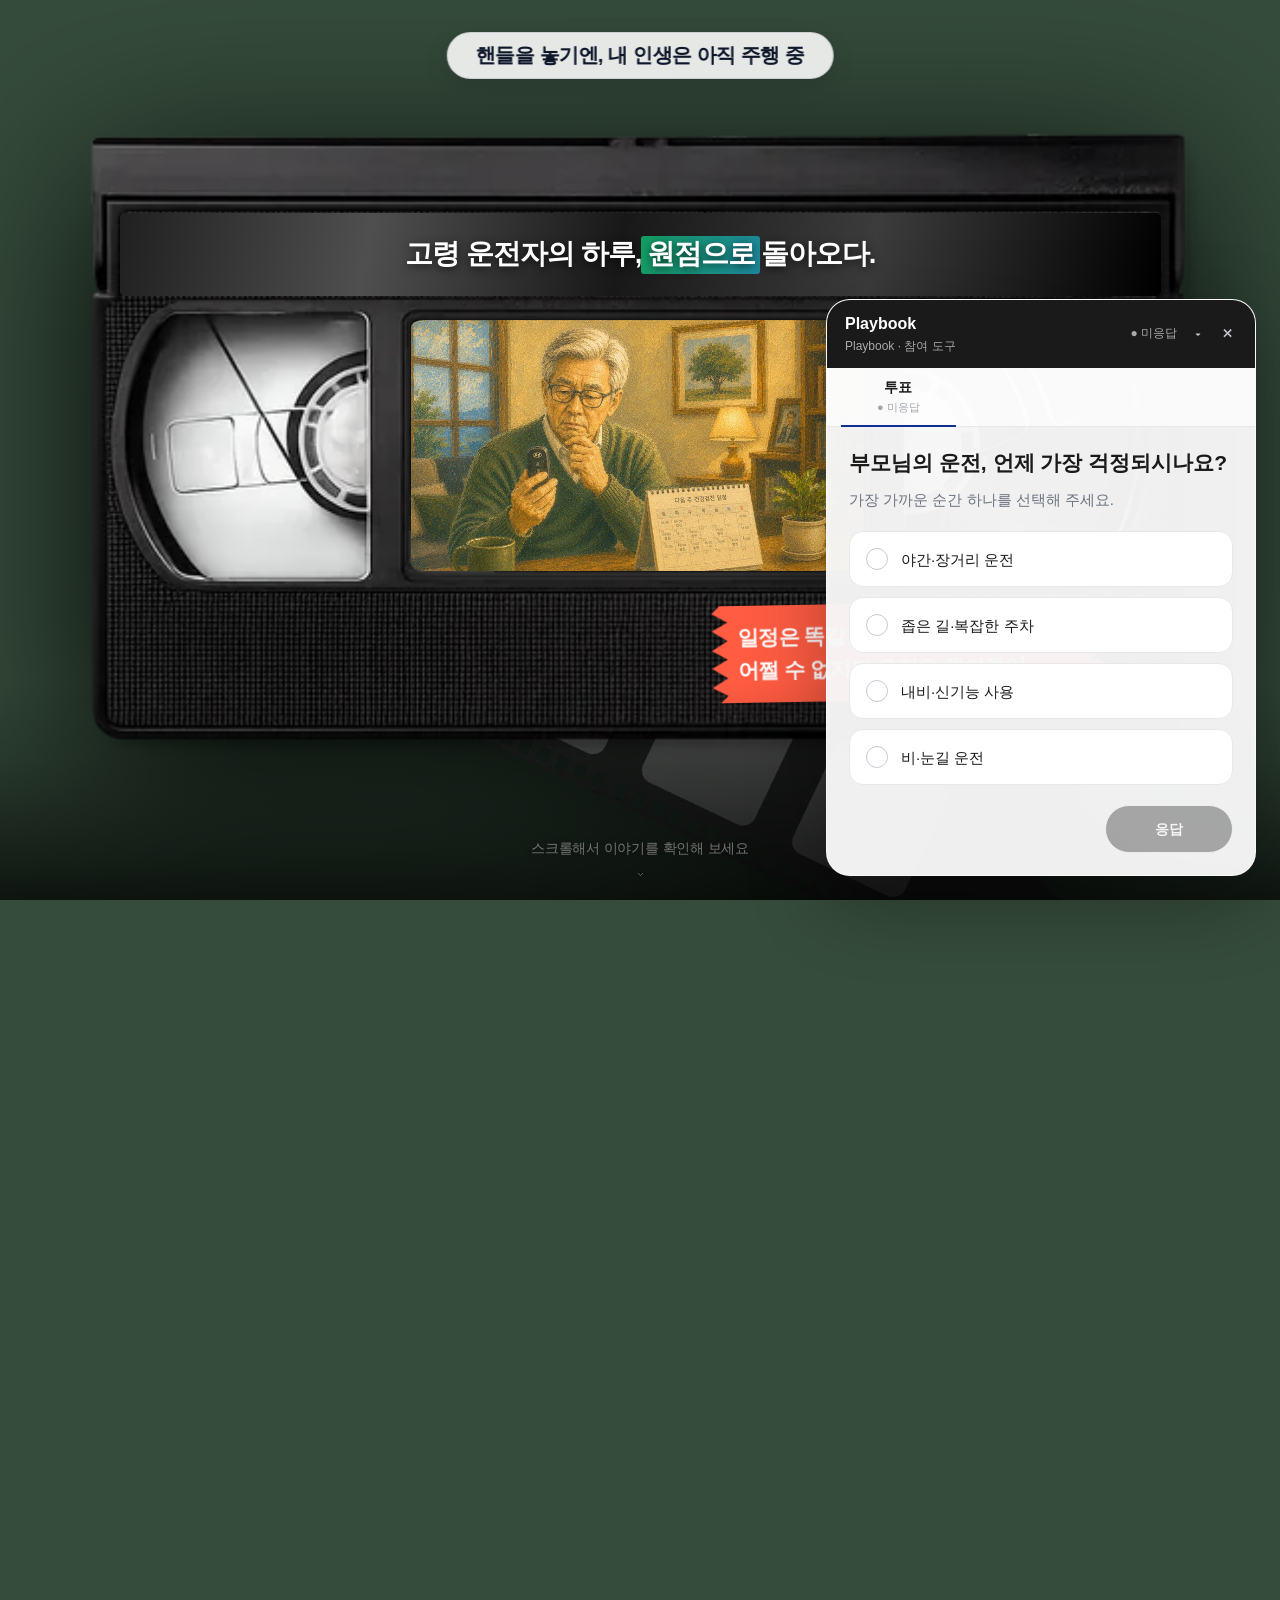
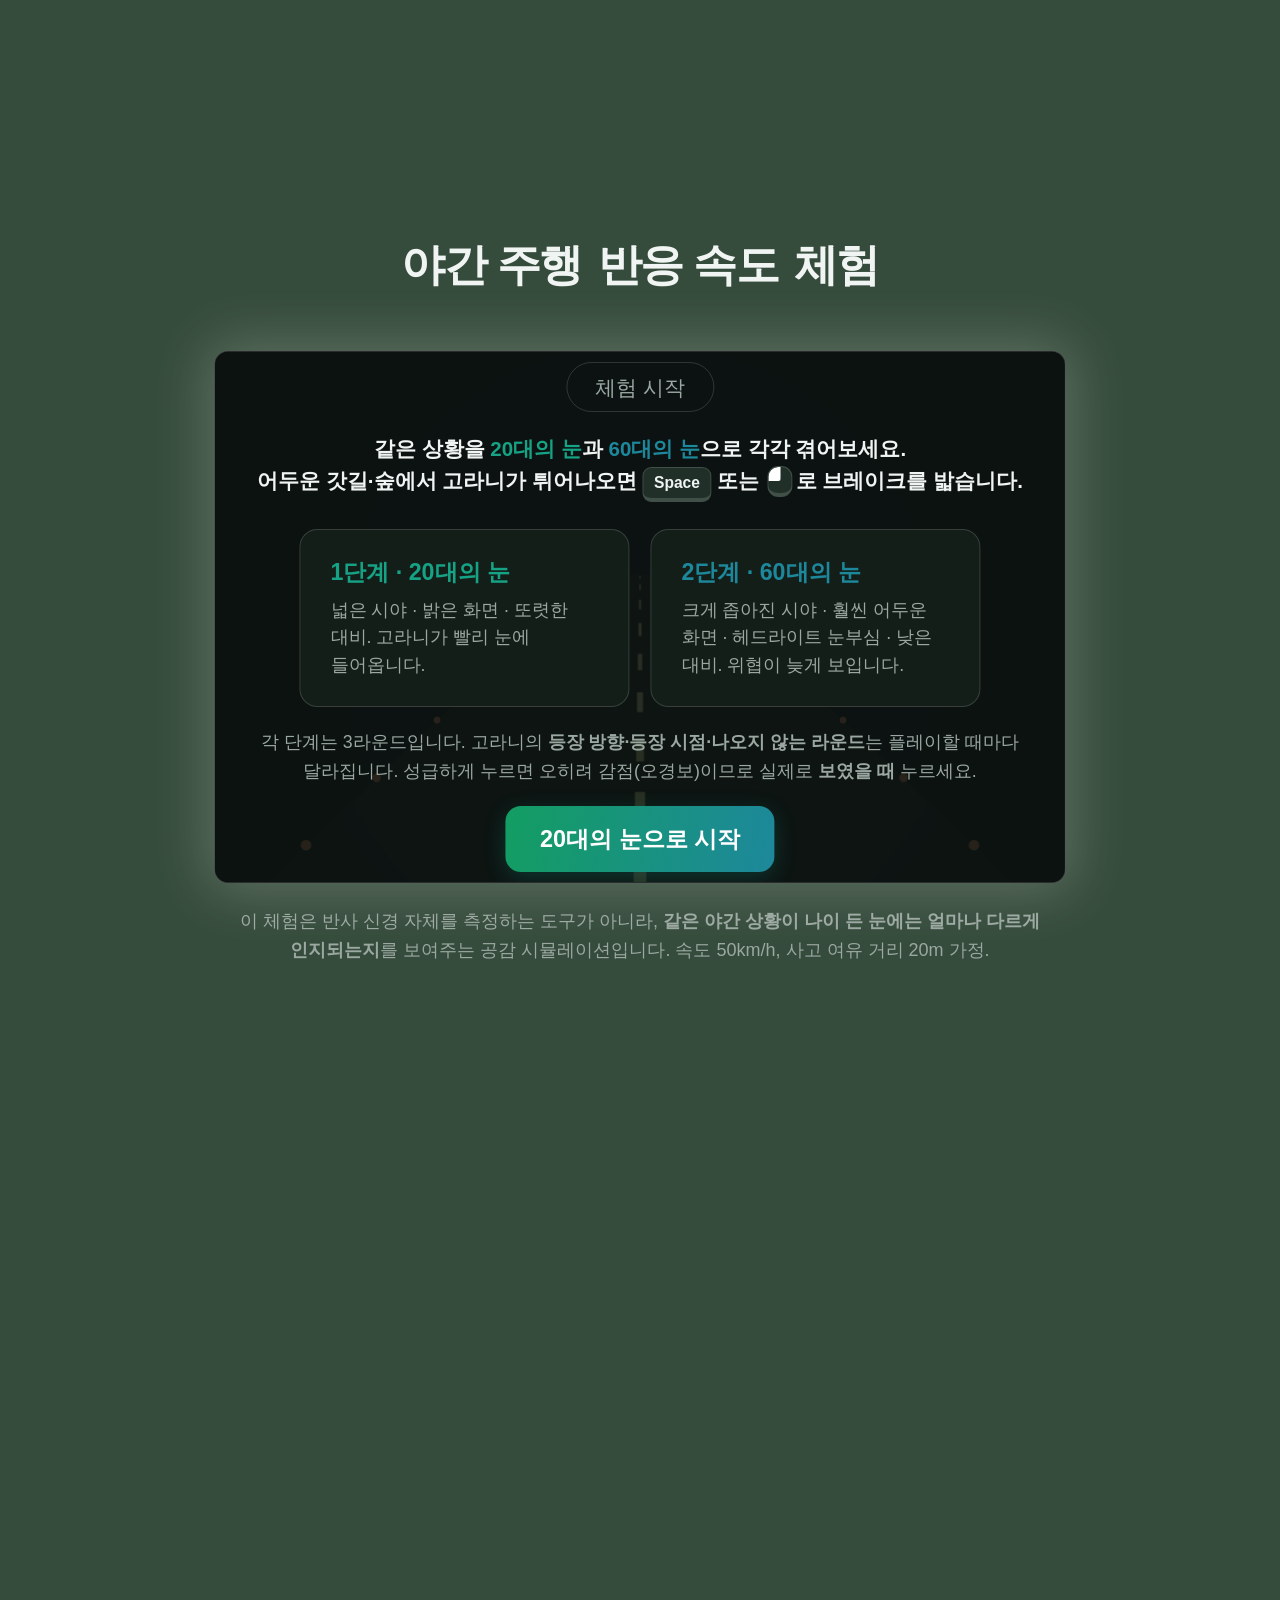
<file: index.html>
<!doctype html>
<html lang="ko">
<head>
  <meta charset="UTF-8">
  <meta name="viewport" content="width=device-width, initial-scale=1">
  <script>
    history.scrollRestoration = 'manual';
    window.scrollTo(0, 0);
  </script>
  <title>핸들을 놓기엔, 내 인생은 아직 주행 중</title>
  <meta name="description" content="고령 운전자의 시선으로 바라본 일상과 교통 현실. 스크롤 인터랙션 비디오 테이프 스토리텔링">
  <meta property="og:type" content="website">
  <meta property="og:title" content="고령 운전자의 하루 — Scroll Sequence">
  <meta property="og:description" content="고령 운전자의 시선으로 바라본 일상과 교통 현실. 스크롤 인터랙션 비디오 테이프 스토리텔링">
  <meta property="og:url" content="https://userstory-h-04.vercel.app/">
  <meta property="og:image" content="https://userstory-h-04.vercel.app/assets/Thumbnail/T_Thumbnail.webp">
  <meta property="og:image:width" content="1200">
  <meta property="og:image:height" content="630">
  <meta name="twitter:card" content="summary_large_image">
  <meta name="twitter:image" content="https://userstory-h-04.vercel.app/assets/Thumbnail/T_Thumbnail.webp">
  <link rel="stylesheet" href="assets/style.css">
  <link rel="stylesheet" href="assets/participation-panel.css?v=20260831-panel-r4">
</head>
<body>
  <svg class="visual-filters" aria-hidden="true">
    <filter id="film-turbulence">
      <feTurbulence type="fractalNoise" baseFrequency=".008" numOctaves="2" seed="8" result="noise"/>
      <feDisplacementMap in="SourceGraphic" in2="noise" scale="24"/>
    </filter>
  </svg>

  <main>
    <section id="cover" class="page-section sequence--intro" aria-label="인트로" data-screen-id="cover_main" data-screen-name="핸들을 놓기엔, 내 인생은 아직 주행 중 커버">
      <div class="vhs-sticky">
        <div id="vhsCassette" class="vhs-stage-wrapper">
          <div class="film-strip-background">
            <img class="film-strip-img" src="assets/Playbook/_Screen/T_VideoFilm.webp" alt="" draggable="false">
          </div>
          <div class="vhs-cassette-frame">
            <img class="vhs-body-img" src="assets/Playbook/_Screen/T_Video.webp" alt="VHS 플레이어" draggable="false">
            <div class="vhs-screen-window">
              <div id="frame1" class="story-frame active"><img class="screen-content-img" src="assets/Playbook/_Story/Cover/T_Concern_02.webp" alt="운전을 고민하는 아버지"></div>
              <div id="frame2" class="story-frame"><img class="screen-content-img" src="assets/Playbook/_Story/Cover/T_Concern_02.webp" alt="운전을 고민하는 아버지"></div>
              <div id="frame3" class="story-frame"><img class="screen-content-img" src="assets/Playbook/_Story/Cover/T_Concern_02.webp" alt="운전을 고민하는 아버지"></div>
            </div>
            <div class="vhs-label-title">고령 운전자의 하루, <span>원점으로</span> 돌아오다.</div>
            <p id="noteText" class="vhs-orange-note">일정은 똑같은데, 대중교통은 힘들고...<br>어쩔 수 없지만 운전은 해야겠어.</p>
            <div id="glitchOverlay" class="glitch-overlay" aria-hidden="true"></div>
          </div>
        </div>
        <button id="scrollPrompt" class="scroll-prompt" type="button">
          <span class="scroll-text">스크롤해서 이야기를 확인해 보세요</span>
          <span class="scroll-arrow" aria-hidden="true">⌄</span>
        </button>
      </div>
    </section>

    <section id="playbook" class="page-section film-story scroll-sequences" aria-label="운전 시나리오" data-screen-id="playbook_main" data-screen-name="핸들을 놓기엔, 내 인생은 아직 주행 중 플레이북">
      <h1 class="sr-only">핸들을 놓기엔, 내 인생은 아직 주행 중</h1>
      <div class="film-story-stage">
        <div class="shared-film-viewport">
          <div class="shared-film">
            <img class="shared-film-mask" src="assets/Playbook/_Screen/T_Film.webp" alt="" draggable="false">
            <span class="film-date film-date--2">2026. 03. 23 (MON)</span>
            <span class="film-date film-date--3">2026. 03. 24 (TUE)</span>
            <span class="film-date film-date--4">2026. 03. 25 (WED)</span>
            <span class="film-date film-date--5">2026. 03. 26 (THU)</span>
            <span class="film-date film-date--6">2026. 03. 27 (FRI)</span>
            <span class="film-date film-date--7">2026. 03. 29 (SUN)</span>
            <div class="film-window" data-sequence="2">
              <img class="is-active" src="assets/Playbook/_Story/01_Accident/T_Accident_01.webp" alt="사고 상황 1"><img src="assets/Playbook/_Story/01_Accident/T_Accident_02.webp" alt="사고 상황 2"><img src="assets/Playbook/_Story/01_Accident/T_Accident_03.webp" alt="사고 상황 3">
            </div>
            <div class="film-window" data-sequence="3">
              <img class="is-active" src="assets/Playbook/_Story/02_Parking/T_Parking_01.webp" alt="주차 상황 1"><img src="assets/Playbook/_Story/02_Parking/T_Parking_02.webp" alt="주차 상황 2">
            </div>
            <div class="film-window" data-sequence="4">
              <img class="is-active" src="assets/Playbook/_Story/03_NewFeatures/T_Technology_01.webp" alt="신기술 사용 1"><img src="assets/Playbook/_Story/03_NewFeatures/T_Technology_02.webp" alt="신기술 사용 2">
            </div>
            <div class="film-window" data-sequence="5">
              <img class="is-active" src="assets/Playbook/_Story/04_PhoneCall/T_PhoneCall_02.webp" alt="가족 통화 2"><img src="assets/Playbook/_Story/04_PhoneCall/T_PhoneCall_03.webp" alt="가족 통화 3">
            </div>
            <div class="film-window" data-sequence="6">
              <img class="is-active" src="assets/Playbook/_Story/05_PublicTransit/T_PublicTransit_01.webp" alt="대중교통 이동 1"><img src="assets/Playbook/_Story/05_PublicTransit/T_PublicTransit_02.webp" alt="대중교통 이동 2"><img src="assets/Playbook/_Story/05_PublicTransit/T_PublicTransit_03.webp" alt="대중교통 이동 3">
            </div>
            <div class="film-window" data-sequence="7">
              <img class="is-active" src="assets/Playbook/_Story/06_Schedule/T_Schedule_02.webp" alt="일정 관리 2">
            </div>
          </div>
          <div class="film-outfocus film-outfocus--top"></div>
          <div class="film-outfocus film-outfocus--bottom"></div>
        </div>
        <div class="sequence-copy">
          <p class="sequence-kicker">DRIVING STORY</p>
          <h2 class="sequence-title">이제는<br><span class="title-highlight">예전 같지 않은 반사 신경</span>으로 불안이 커진다</h2>
        </div>
        <p class="sequence-bubble">내 운전 경력이 얼만데! 아직 문제 없어!</p>
      </div>
      <div class="film-story-timeline">
        <div id="sq02" class="sequence-segment" data-sequence="2" data-steps="3" data-title="이제는|예전 같지 않은 반사 신경으로 불안이 커진다" data-highlight="예전 같지 않은 반사 신경" data-bubbles="내 운전 경력이 얼만데! 아직 문제 없어!|어이구, 깜짝이야! 갑자기 오토바이가 나타났네!|이제는 반사 신경이 예전 같지 않네..."><i></i><i></i><i></i></div>
        <div class="sequence-segment" data-sequence="3" data-steps="2" data-title="차량 조작에 있어서|공간, 거리 판단의 어려움 증가" data-highlight="공간, 거리 판단의 어려움 증가" data-bubbles="어휴, 공간이 잘 안 나오네...|예전에는 한 번에 주차했는데... 이제는 백미러를 몇 번이나 보게 되네..."><i></i><i></i></div>
        <div class="sequence-segment" data-sequence="4" data-steps="2" data-title="새로운 기능과 어려운 용어로 기술 습득에 부담" data-highlight="기술 습득에 부담" data-bubbles="딸이 요즘 좋은 기능이 있다고 하던데...|모르는 기능이 너무 많고 복잡한데...\n이걸 어떻게 쓰지?"><i></i><i></i></div>
        <div class="sequence-segment" data-sequence="5" data-steps="2" data-title="운전을 말리는 주변인들의 걱정과 염려" data-highlight="주변인들의 걱정과 염려" data-bubbles="아빠... 이제는 나이도 있으니 운전을 그만하면 안 돼?\n나 걱정돼서 그래...|이제는 자녀들도 내 운전을 걱정하네...\n진짜 이제 운전을 그만해야 하나..."><i></i><i></i></div>
        <div class="sequence-segment" data-sequence="6" data-steps="3" data-title="운전대를 놓으며|멀어진 일상의 주도권" data-highlight="멀어진 일상의 주도권" data-bubbles="자식도 그렇게 말하는데... 대중교통을 탈까?|먼 거리도 아닌데 환승이 몇 번이야?|운전을 그만두니 이동이 버겁네..."><i></i><i></i><i></i></div>
        <div class="sequence-segment" data-sequence="7" data-steps="1" data-title="내 삶을 되찾기 위한 운전의 재선택" data-highlight="운전의 재선택" data-bubbles="그래도 운전은 포기할 수 없어!"><i></i></div>
        <div class="game-transition-spacer"></div>
      </div>
    </section>

    <div id="sq08" class="game-sequence" role="region" aria-label="반응 속도 게임">
      <iframe class="game-frame" src="assets/Playbook/_Game/Game.html?v=20260805-small-wheel-r1" title="야간 주행 반응 속도 체험"></iframe>
    </div>

    <section id="scenario-canvas" class="page-section journal-section" aria-label="시나리오 저널" data-screen-id="scenario_canvas_main" data-screen-name="핸들을 놓기엔, 내 인생은 아직 주행 중 시나리오 캔버스">
      <div class="journal-frame" role="img" aria-label="핸들을 놓기엔, 내 인생은 아직 주행 중 시나리오 저널">
        <img class="journal-svg" src="assets/ScenarioCanvas/SC_H4.svg?v=20260826-journal" alt="핸들을 놓기엔, 내 인생은 아직 주행 중 시나리오 저널" loading="eager" decoding="async" fetchpriority="high">
      </div>
    </section>
  </main>

  <div id="global-playbook-title" class="global-playbook-title" aria-hidden="true">핸들을 놓기엔, 내 인생은 아직 주행 중</div>

  <button id="gameSkipButton" class="game-skip-button" type="button">게임 건너뛰기</button>
  <div class="bottom-gradient" aria-hidden="true"></div>

  <script type="module" src="assets/app.js"></script>
  <aside class="participation-widget" data-userstory-participation></aside>
  <script src="assets/participation-config.js"></script>
  <script src="assets/participation-panel.js?v=20260831-panel-r4"></script>
</body>
</html>
</file>
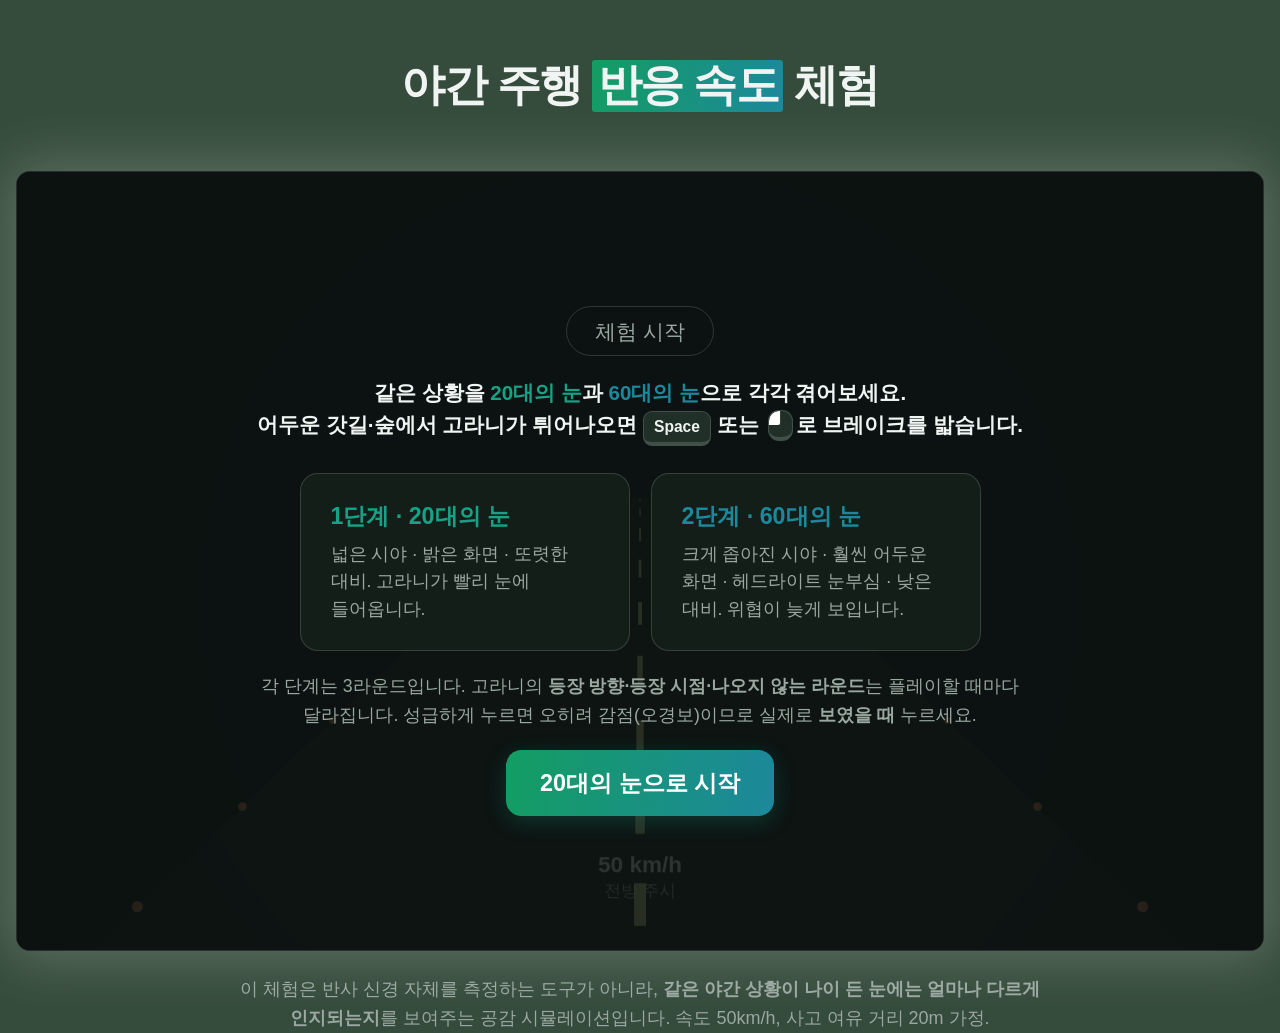
<file: Asset/Playbook/_Game/Game.html>
<!DOCTYPE html>
<html lang="ko">
<head>
<meta charset="UTF-8">
<meta name="viewport" content="width=device-width, initial-scale=1.0">
<title>야간 주행 반응 속도 체험 — 20대 vs 60대</title>
<style>
  :root{
    --bg:#354B3B; --panel:#141e19; --panel2:#203029; --line:rgba(255,255,255,.15);
    --text:#f0f4f2; --muted:#9ba8a1; --accent:#16a385; --young:#16a385;
    --old:#1d889b; --danger:#e65245; --ok:#16a385;
    --font:"Pretendard",-apple-system,BlinkMacSystemFont,"Segoe UI","Apple SD Gothic Neo","Malgun Gothic",sans-serif;
  }
  *{box-sizing:border-box;margin:0;padding:0}
  html,body{height:100%}
  body{background:var(--bg);color:var(--text);font-family:var(--font);
    display:flex;align-items:safe center;justify-content:center;min-height:100vh;padding:16px;
    position:relative;isolation:isolate;overflow-x:hidden}
  .wrap{position:relative;z-index:1;width:100%;max-width:900px}
  h1{font-size:22px;font-weight:600;margin-bottom:4px;text-align:center}
  .game-title{font-size:44px;font-weight:700;line-height:1.3;letter-spacing:-.035em}
  .game-title-highlight{position:relative;display:inline-block;isolation:isolate;padding:0 .12em}
  .game-title-highlight::before{content:"";position:absolute;z-index:-1;inset:.08em 0 .02em;
    border-radius:3px;background:linear-gradient(100deg,#139d62 0%,#1d889b 100%);
    transform:scaleX(0);transform-origin:left center}
  body.story-visible .game-title-highlight::before{
    animation:game-title-highlight-reveal .9s cubic-bezier(.7,0,.3,1) .12s forwards}
  @keyframes game-title-highlight-reveal{
    from{transform:scaleX(0)}
    to{transform:scaleX(1)}
  }
  .sub{height:67.2px;color:var(--muted);font-size:21px;text-align:center;margin-bottom:27px;line-height:1.6}
  .sub .kbd{font-size:18px!important;padding:3px 12px!important}
  .stage{position:relative;left:50%;width:min(162.5%,calc(100vw - 32px));aspect-ratio:16/10;
    transform:translateX(-50%);background:#05070b;
    border:1px solid var(--line);border-radius:14px;overflow:hidden;
    box-shadow:0 0 56px 10px rgba(255,255,255,.20)}
  .sub,
  .overlay p,
  .mode-card p,
  .footnote{word-break:keep-all;overflow-wrap:normal}
  canvas{display:block;width:100%;height:100%}
  .overlay{position:absolute;inset:0;display:flex;flex-direction:column;
    align-items:center;justify-content:center;text-align:center;padding:36px;
    background:rgba(12,20,16,.84);gap:21px}
  .overlay.hidden{display:none}
  .badge{display:inline-block;font-size:19.5px;padding:6px 18px;border-radius:30px;
    border:1px solid var(--line);color:var(--muted)}
  .mode-row{display:flex;gap:21px;flex-wrap:wrap;justify-content:center;margin-top:6px}
  .mode-card{background:var(--panel);border:1px solid var(--line);border-radius:18px;
    padding:27px 30px;width:330px;cursor:default;transition:none;text-align:left}
  .mode-card:hover{border-color:var(--line);transform:none}
  .mode-card h3{font-size:25.5px;margin-bottom:9px}
  .mode-card.young h3{color:var(--young)}
  .mode-card.old h3{color:var(--old)}
  .mode-card p{color:var(--muted);font-size:19.5px;line-height:1.55}
  .big{font-size:22.5px;font-weight:600}
  .hint{color:var(--muted);font-size:19.5px;line-height:1.6;max-width:780px}
  button{font-family:var(--font);cursor:pointer}
  .btn{background:linear-gradient(100deg,#139d62 0%,#1d889b 100%);color:#fff;
    border:none;padding:16.5px 33px;border-radius:15px;font-size:22.5px;font-weight:600;
    box-shadow:0 6px 22px rgba(22,163,133,.24)}
  .btn.ghost{background:rgba(255,255,255,.09);color:var(--text);border:1px solid rgba(255,255,255,.16);box-shadow:none}
  .btn:hover{filter:brightness(1.08);box-shadow:0 8px 26px rgba(22,163,133,.34)}
  .btn.ghost:hover{background:rgba(255,255,255,.17);box-shadow:none}
  .hud{position:absolute;top:18px;left:18px;display:flex;
    align-items:flex-start;pointer-events:none;font-size:19.5px}
  .hud .tag{background:rgba(20,30,25,.84);border:1px solid var(--line);
    border-radius:12px;padding:7.5px 15px}
  .kbd{display:inline-block;background:var(--panel2);border:1px solid var(--line);
    border-bottom-width:4.5px;border-radius:9px;padding:4.5px 18px;font-weight:600;font-size:22.5px}
  .res-grid{display:grid;grid-template-columns:1fr 1fr;gap:21px;margin-top:24px}
  #ovFinal #compare{width:100%;max-width:780px}
  #ovFinal .res-grid{margin-top:0}
  #ovFinal{background:rgba(12,20,16,.66);gap:18px}
  #ovFinal #compare{max-width:1092px}
  #ovFinal .controls{margin-top:0}
  .result-analysis{
    width:100%;max-width:1092px;padding:22px 28px;border:1px solid rgba(255,255,255,.12);
    border-radius:20px;background:rgba(20,30,25,.84);text-align:left;
    backdrop-filter:blur(12px);-webkit-backdrop-filter:blur(12px)
  }
  .result-analysis p{font-size:22px;line-height:1.55;color:var(--muted)}
  .result-analysis p+p{margin-top:5px}
  .result-analysis b{color:var(--text)}
  .result-analysis .trend-danger{color:var(--danger)}
  .result-analysis .overall{margin-top:10px;color:var(--text);font-weight:600}
  .res-card{background:var(--panel);border:1px solid var(--line);border-radius:18px;padding:24px}
  .res-card h3{font-size:22.5px;margin-bottom:18px;display:flex;align-items:center;gap:12px}
  .dot{width:15px;height:15px;border-radius:50%;display:inline-block}
  .dot.young{background:var(--young)}.dot.old{background:var(--old)}
  .metric{display:flex;justify-content:space-between;padding:10.5px 0;
    border-bottom:1px solid var(--line);font-size:21px}
  .metric:last-child{border-bottom:none}
  .metric .v{font-weight:600;font-variant-numeric:tabular-nums}
  .v.hit{color:var(--danger)}.v.safe{color:var(--ok)}
  #co-hit{color:var(--old)}
  .controls{display:flex;gap:18px;justify-content:center;margin-top:27px;flex-wrap:wrap}
  .flash{position:absolute;inset:0;pointer-events:none;opacity:0}
  .stage.result-danger::after{
    content:"";position:absolute;z-index:30;inset:0;pointer-events:none;border-radius:inherit;
    box-shadow:inset 0 0 34px 8px rgba(230,82,69,.88),inset 0 0 90px 22px rgba(230,82,69,.38);
    animation:danger-inner-shadow-in .7s ease-out both
  }
  @keyframes danger-inner-shadow-in{
    from{opacity:0}
    to{opacity:.7}
  }
  .footnote{color:var(--muted);font-size:18px;text-align:center;margin-top:24px;line-height:1.6}
  .game-title{transform:translateY(40px)}
  .wrap > .sub{transform:none}
  .stage .badge{font-size:17.75px;padding:7.8px 23.4px}
  .stage #ovStart .badge,
  .stage #ovReady .badge,
  .stage #ovFinal .badge{font-size:21.3px;padding:9.36px 28.08px}
  .stage #ovStart .big{line-height:1.56}
  .stage .big{font-size:20.5px}
  .stage .hint,
  .stage .mode-card p,
  .stage .result-analysis p{font-size:17.75px}
  .stage .mode-card h3,
  .stage .res-card h3{font-size:23.2px}
  .stage .metric{font-size:17.75px}
  .stage .hud{font-size:17.75px}
  .stage .btn{font-size:23.4px;padding:17.16px 34.32px;border-radius:15.6px}
  .stage .kbd{font-size:15.6px!important;padding:2.6px 10.4px!important}
  .mouse-kbd{
    position:relative;display:inline-block;width:25px;height:31px;margin:0 3px;
    border:1.5px solid var(--line);border-bottom-width:4px;border-radius:11px;
    background:var(--panel2);vertical-align:-9px;overflow:hidden
  }
  .mouse-kbd::before{
    content:"";position:absolute;top:0;left:50%;width:1px;height:14px;
    background:var(--line);transform:translateX(-50%)
  }
  .mouse-kbd::after{
    content:"";position:absolute;top:0;left:0;width:50%;height:14px;
    background:#fff;border-radius:9px 0 2px 0
  }
</style>
</head>
<body>
<div class="wrap">
  <h1 class="game-title">야간 주행 <span class="game-title-highlight">반응 속도</span> 체험</h1>
  <p class="sub" aria-hidden="true"></p>

  <div class="stage" id="stage">
    <canvas id="cv"></canvas>
    <div class="flash" id="flash"></div>
    <div class="hud" id="hud" style="display:none">
      <span class="tag" id="hudMode">모드</span>
    </div>

    <!-- START -->
    <div class="overlay" id="ovStart">
      <span class="badge">체험 시작</span>
      <p class="big">같은 상황을 <span style="color:var(--young)">20대의 눈</span>과 <span style="color:var(--old)">60대의 눈</span>으로 각각 겪어보세요.<br>
      어두운 갓길·숲에서 고라니가 튀어나오면 <span class="kbd">Space</span> 또는 <span class="mouse-kbd" role="img" aria-label="마우스 왼쪽 클릭"></span>로 브레이크를 밟습니다.</p>
      <div class="mode-row">
        <div class="mode-card young" style="cursor:default">
          <h3>1단계 · 20대의 눈</h3>
          <p>넓은 시야 · 밝은 화면 · 또렷한 대비. 고라니가 빨리 눈에 들어옵니다.</p>
        </div>
        <div class="mode-card old" style="cursor:default">
          <h3>2단계 · 60대의 눈</h3>
          <p>크게 좁아진 시야 · 훨씬 어두운 화면 · 헤드라이트 눈부심 · 낮은 대비. 위협이 늦게 보입니다.</p>
        </div>
      </div>
      <p class="hint">각 단계는 3라운드입니다. 고라니의 <b>등장 방향·등장 시점·나오지 않는 라운드</b>는 플레이할 때마다 달라집니다. 성급하게 누르면 오히려 감점(오경보)이므로 실제로 <b>보였을 때</b> 누르세요.</p>
      <button class="btn" id="btnStart">20대의 눈으로 시작</button>
    </div>

    <!-- READY (per round) -->
    <div class="overlay hidden" id="ovReady">
      <span class="badge" id="readyBadge">라운드</span>
      <p class="big" id="readyTitle">전방을 주시하세요! 👀</p>
      <p class="hint">화면 중앙의 계기판을 보며 정속 주행 중입니다.<br>고라니가 나타나면 즉시 <span class="kbd" style="font-size:12px;padding:2px 8px">Space</span></p>
      <button class="btn" id="btnGo">출발</button>
    </div>

    <!-- ROUND RESULT -->
    <div class="overlay hidden" id="ovRound">
      <p class="big" id="rrTitle">결과</p>
      <p class="hint" id="rrBody"></p>
      <button class="btn" id="btnNext">다음</button>
    </div>

    <!-- FINAL -->
    <div class="overlay hidden" id="ovFinal">
      <span class="badge" id="finalBadge">완료</span>
      <p class="big" id="finalTitle"></p>
      <p class="hint" id="finalHint"></p>
      <div id="compare" style="display:none">
        <div class="res-grid">
          <div class="res-card">
            <h3><span class="dot young"></span>20대의 눈</h3>
            <div class="metric"><span>평균 반응 속도</span><span class="v" id="cy-rt">–</span></div>
            <div class="metric"><span>평균 제동 시작거리</span><span class="v" id="cy-dist">–</span></div>
            <div class="metric"><span>충돌 / 회피</span><span class="v" id="cy-hit">–</span></div>
            <div class="metric"><span>오경보(성급한 제동)</span><span class="v" id="cy-fa">–</span></div>
          </div>
          <div class="res-card">
            <h3><span class="dot old"></span>60대의 눈</h3>
            <div class="metric"><span>평균 반응 속도</span><span class="v" id="co-rt">–</span></div>
            <div class="metric"><span>평균 제동 시작거리</span><span class="v" id="co-dist">–</span></div>
            <div class="metric"><span>충돌 / 회피</span><span class="v" id="co-hit">–</span></div>
            <div class="metric"><span>오경보(성급한 제동)</span><span class="v" id="co-fa">–</span></div>
          </div>
        </div>
      </div>
      <div class="result-analysis" id="resultAnalysis" style="display:none">
        <p id="analysisReaction"></p>
        <p id="analysisDistance"></p>
        <p id="analysisSafety"></p>
        <p class="overall" id="analysisOverall"></p>
      </div>
      <div class="controls">
        <button class="btn" id="btnOther">반대쪽 눈으로 체험</button>
        <button class="btn ghost" id="btnRestart">처음으로</button>
      </div>
    </div>
  </div>

  <p class="footnote">이 체험은 반사 신경 자체를 측정하는 도구가 아니라, <b>같은 야간 상황이 나이 든 눈에는 얼마나 다르게 인지되는지</b>를 보여주는 공감 시뮬레이션입니다. 속도 50km/h, 사고 여유 거리 20m 가정.</p>
</div>

<script>
(function(){
  const cv = document.getElementById('cv');
  const ctx = cv.getContext('2d');
  const hazardLayer = document.createElement('canvas');
  const hazardCtx = hazardLayer.getContext('2d');
  const stage = document.getElementById('stage');
  const flash = document.getElementById('flash');
  let W=800, H=500, DPR=1;

  function resize(){
    const r = stage.getBoundingClientRect();
    DPR = Math.min(window.devicePixelRatio||1, 2);
    W = r.width; H = r.height;
    cv.width = W*DPR; cv.height = H*DPR;
    ctx.setTransform(DPR,0,0,DPR,0,0);
    hazardLayer.width = Math.max(1,Math.ceil(W));
    hazardLayer.height = Math.max(1,Math.ceil(H));
  }
  window.addEventListener('resize', resize);

  // ---- Physics / config ----
  const SPEED_KMH = 50;
  const V = SPEED_KMH/3.6;            // m/s = 13.9
  const GAP = 20;                     // m available before hazard
  const DECEL = 7;                    // m/s^2 braking
  const BRAKE_DIST = (V*V)/(2*DECEL); // ~13.8 m fixed once braking

  const ROUNDS = 3;

  const el = id => document.getElementById(id);
  const ovStart=el('ovStart'), ovReady=el('ovReady'), ovRound=el('ovRound'), ovFinal=el('ovFinal');
  const hud=el('hud');

  let state = 'start';   // start, ready, running, roundresult, final
  let scenarioTimer = 0;
  let mode = 'young';
  let round = 0;
  let roundPlan = [];
  let results = { young:[], old:[] };
  let doneModes = new Set();
  let sessionPlans = {};
  const previousPlanSignatures = { young:null, old:null };

  // per-round runtime
  let hazard=null, appearAt=0, reacted=false, startT=0, rafId=null, isCatch=false;

  function show(ov){ [ovStart,ovReady,ovRound,ovFinal].forEach(o=>o.classList.add('hidden')); if(ov) ov.classList.remove('hidden'); }

  // ---- Scene drawing ----
  function drawScene(now){
    const old = mode==='old';
    ctx.clearRect(0,0,W,H);
    // sky/road base
    ctx.fillStyle = old ? '#010204' : '#0a0f18';
    ctx.fillRect(0,0,W,H);

    const horizon = H*0.42;
    const roadX = (t,frac)=> W*0.5 + (frac)*(W*0.40)*(0.15+t*t*0.95);
    // road (perspective trapezoid)
    ctx.fillStyle = old ? '#06070a' : '#141922';
    ctx.beginPath();
    ctx.moveTo(roadX(0,-1),horizon); ctx.lineTo(roadX(0,1),horizon);
    ctx.lineTo(roadX(1,1),H); ctx.lineTo(roadX(1,-1),H); ctx.closePath(); ctx.fill();

    // scrolling road markers -> sense of forward motion
    const scroll = (now*0.00035)%1;      // 0..1 loops, dashes flow toward viewer
    const persp = t => horizon+(H-horizon)*t*t;
    // center dashed lane line
    const seg=0.05, dashN=9;
    ctx.strokeStyle = old ? 'rgba(190,180,130,.30)' : 'rgba(235,225,155,.8)';
    for(let i=0;i<dashN;i++){
      let t=((i/dashN)+scroll)%1;
      const y0=persp(t), y1=persp(Math.min(1,t+seg));
      ctx.lineWidth=Math.max(1,1+t*t*13);
      ctx.beginPath(); ctx.moveTo(W*0.5, y0); ctx.lineTo(W*0.5, y1); ctx.stroke();
    }
    // roadside reflector posts (both edges) scrolling too
    for(let i=0;i<8;i++){
      let t=((i/8)+scroll)%1;
      if(t<0.04) continue;
      const y=persp(t), r=Math.max(1.2,1+t*t*5);
      for(const s of [-1,1]){
        const x=roadX(t,s);
        ctx.fillStyle = old ? 'rgba(200,120,90,'+(0.15+t*0.35)+')' : 'rgba(255,150,110,'+(0.35+t*0.55)+')';
        ctx.beginPath(); ctx.arc(x, y, r, 0, 7); ctx.fill();
      }
    }

    // hazard: a water deer (고라니) darting onto the road from the shoulder
    if(hazard && now>=appearAt){
      const t = Math.min(1,(now-appearAt)/(hazard.duration||650)); // dart-in progress
      const fromLeft = hazard.side<0;
      const targetX = fromLeft ? W*0.40 : W*0.60;
      const startX = fromLeft ? W*0.02 : W*0.98;
      const x = startX + (targetX-startX)*t;
      const y = H*0.62;
      const s = (old?30:38) * (0.85+0.15*t);
      const dir = fromLeft ? 1 : -1;                 // facing direction
      // Build the older-driver deer fully opaque on a separate layer, then
      // composite that completed silhouette once at 50% to avoid dark overlaps.
      const deerCtx = old ? hazardCtx : ctx;
      if(old) deerCtx.clearRect(0,0,hazardLayer.width,hazardLayer.height);
      const body = old ? 'rgb(120,110,96)' : 'rgba(198,170,138,'+(0.9+0.1*t)+')';
      deerCtx.save();
      deerCtx.translate(x,y);
      deerCtx.scale(dir,1);
      deerCtx.fillStyle=body;
      // torso
      deerCtx.beginPath(); deerCtx.ellipse(0,-s*0.15,s*0.55,s*0.30,0,0,7); deerCtx.fill();
      // hindquarter
      deerCtx.beginPath(); deerCtx.ellipse(-s*0.42,-s*0.18,s*0.26,s*0.28,0,0,7); deerCtx.fill();
      // neck + head (raised, alert)
      deerCtx.beginPath();
      deerCtx.moveTo(s*0.35,-s*0.30);
      deerCtx.lineTo(s*0.58,-s*0.85);
      deerCtx.lineTo(s*0.74,-s*0.80);
      deerCtx.lineTo(s*0.52,-s*0.18);
      deerCtx.closePath(); deerCtx.fill();
      // head
      deerCtx.beginPath(); deerCtx.ellipse(s*0.72,-s*0.88,s*0.17,s*0.12,-0.3,0,7); deerCtx.fill();
      // ears
      deerCtx.beginPath(); deerCtx.ellipse(s*0.66,-s*1.02,s*0.05,s*0.11,-0.2,0,7); deerCtx.fill();
      deerCtx.beginPath(); deerCtx.ellipse(s*0.78,-s*1.02,s*0.05,s*0.11,0.1,0,7); deerCtx.fill();
      // legs
      deerCtx.strokeStyle=body; deerCtx.lineWidth=Math.max(2,s*0.09); deerCtx.lineCap='round';
      const legY=-s*0.02;
      [[-0.40,-0.02],[-0.18,0.05],[0.30,-0.02],[0.48,0.05]].forEach(([lx,sw])=>{
        deerCtx.beginPath(); deerCtx.moveTo(s*lx, legY); deerCtx.lineTo(s*(lx+sw), s*0.55); deerCtx.stroke();
      });
      // eye-shine (headlights reflecting in the deer's eyes)
      const glow = old?'rgba(150,255,210,'+(0.5+0.4*t)+')':'rgba(180,255,220,'+(0.7+0.3*t)+')';
      deerCtx.fillStyle=glow;
      deerCtx.beginPath(); deerCtx.arc(s*0.78,-s*0.90,Math.max(1.5,s*0.055),0,7); deerCtx.fill();
      deerCtx.restore();
      if(old){
        ctx.save();
        ctx.globalAlpha=.5;
        ctx.filter='blur(1px)';
        ctx.drawImage(hazardLayer,0,0,W,H);
        ctx.restore();
      }
    }

    // vignette (narrowed field for old)
    if(old){
      const vg = ctx.createRadialGradient(W*0.5,H*0.56,H*0.12,W*0.5,H*0.56,H*0.60);
      vg.addColorStop(0,'rgba(0,0,0,0)');
      vg.addColorStop(0.6,'rgba(0,0,0,0.35)');
      vg.addColorStop(1,'rgba(0,0,0,0.68)');
      ctx.fillStyle=vg; ctx.fillRect(0,0,W,H);
      // extra overall dimming
      ctx.fillStyle='rgba(0,0,0,0.12)'; ctx.fillRect(0,0,W,H);
    } else {
      const vg = ctx.createRadialGradient(W*0.5,H*0.55,H*0.4,W*0.5,H*0.55,H*0.95);
      vg.addColorStop(0,'rgba(0,0,0,0)');
      vg.addColorStop(1,'rgba(0,0,0,0.35)');
      ctx.fillStyle=vg; ctx.fillRect(0,0,W,H);
    }

    // Keep the dashboard guidance equally legible in both vision modes.
    // It is drawn after the age-related filters so the filter only affects
    // the road scene and hazards, not this fixed driving reference.
    ctx.fillStyle='rgba(240,244,242,.88)';
    ctx.font='600 22.5px "Pretendard", sans-serif'; ctx.textAlign='center';
    ctx.fillText(SPEED_KMH+' km/h', W*0.5, H*0.90);
    ctx.fillStyle='rgba(240,244,242,.58)';
    ctx.font='16.5px "Pretendard", sans-serif';
    ctx.fillText('전방 주시', W*0.5, H*0.90+24);
  }

  function loop(){
    const now = performance.now();
    drawScene(now);
    rafId = requestAnimationFrame(loop);
  }

  // ---- Round flow ----
  function planSignature(plan){
    return plan.map(item=>item.catch?'none':(item.side<0?'left':'right')).join('|');
  }

  function createRoundPlan(modeName){
    const otherMode = modeName==='young'?'old':'young';
    const otherCatchRound = sessionPlans[otherMode]?.findIndex(item=>item.catch);
    const candidates = [];

    for(let catchRound=0; catchRound<ROUNDS; catchRound++){
      if(otherCatchRound>=0 && catchRound===otherCatchRound) continue;
      for(const sides of [[-1,1],[1,-1]]){
        let sideIndex = 0;
        const plan = Array.from({length:ROUNDS},(_,index)=>{
          if(index===catchRound) return {catch:true,side:0,delay:null,duration:null};
          return {
            catch:false,
            side:sides[sideIndex++],
            delay:1400 + Math.random()*3000,
            duration:520 + Math.random()*300
          };
        });
        if(planSignature(plan)!==previousPlanSignatures[modeName]) candidates.push(plan);
      }
    }

    const pool = candidates.length ? candidates : createFallbackPlans();
    const selected = pool[Math.floor(Math.random()*pool.length)];
    previousPlanSignatures[modeName] = planSignature(selected);
    sessionPlans[modeName] = selected;
    console.groupCollapsed(`[미니게임 랜덤 계획] ${modeName==='young'?'20대':'60대'} 시야`);
    console.table(selected.map((item,index)=>({
      round:index+1,
      result:item.catch?'고라니 없음':item.side<0?'왼쪽에서 등장':'오른쪽에서 등장',
      delay:item.delay==null?'-':`${Math.round(item.delay)}ms`,
      movement:item.duration==null?'-':`${Math.round(item.duration)}ms`
    })));
    console.groupEnd();
    return selected;
  }

  function createFallbackPlans(){
    const catchRound = Math.floor(Math.random()*ROUNDS);
    const sides = Math.random()<0.5 ? [-1,1] : [1,-1];
    let sideIndex = 0;
    return [Array.from({length:ROUNDS},(_,index)=>{
      if(index===catchRound) return {catch:true,side:0,delay:null,duration:null};
      return {
        catch:false,
        side:sides[sideIndex++],
        delay:1400 + Math.random()*3000,
        duration:520 + Math.random()*300
      };
    })];
  }

  function beginMode(m){
    window.parent.postMessage({type:'canvas-playbook:game-started'},'*');
    mode=m; round=0; roundPlan=createRoundPlan(m); results[m]=[];
    hud.style.display='flex';
    el('hudMode').textContent = m==='young'?'20대의 눈':'60대의 눈';
    startReady();
  }

  function startReady(){
    state='ready';
    el('hudMode').textContent = `${mode==='young'?'20대의 눈':'60대의 눈'} · 라운드 ${round+1}/${ROUNDS}`;
    el('readyBadge').textContent = `${mode==='young'?'20대':'60대'} · 라운드 ${round+1}/${ROUNDS}`;
    hazard=null;
    // static preview frame
    drawScene(performance.now());
    show(ovReady);
  }

  function startRun(){
    state='running'; show(null);
    reacted=false;
    const currentRound = roundPlan[round];
    isCatch = currentRound.catch;
    startT = performance.now();
    if(isCatch){
      hazard=null; appearAt=Infinity;
    } else {
      appearAt = startT + currentRound.delay;
      hazard = { side: currentRound.side, duration:currentRound.duration };
    }
    scheduleTimeout();
  }

  let toId=null;
  function scheduleTimeout(){
    clearTimeout(toId);
    // give up window: 2.2s after appear (or 5s for catch)
    const now=performance.now();
    if(isCatch){
      toId=setTimeout(()=>finishRound({reaction:null,catch:true,pressed:false}), 4500);
    } else {
      const wait = (appearAt-now) + 2200;
      toId=setTimeout(()=>{ if(!reacted) finishRound({reaction:null,catch:false,pressed:false}); }, wait);
    }
  }

  function onPress(){
    if(state==='running'){
      const now=performance.now();
      clearTimeout(toId);
      if(isCatch){
        // false alarm
        flashScreen('#e65245');
        finishRound({reaction:null,catch:true,pressed:true});
        return;
      }
      if(now < appearAt){
        // pressed before hazard appeared -> false alarm
        flashScreen('#e65245');
        finishRound({reaction:null,catch:false,pressed:true,early:true});
        return;
      }
      reacted=true;
      const rt = (now - appearAt)/1000; // seconds
      flashScreen('#16a385');
      finishRound({reaction:rt,catch:false,pressed:true});
    } else if(state==='ready'){
      startRun();
    } else if(state==='roundresult'){
      nextRound();
    }
  }

  function flashScreen(color){
    flash.style.background=color; flash.style.transition='none'; flash.style.opacity='0.35';
    requestAnimationFrame(()=>{ flash.style.transition='opacity .5s'; flash.style.opacity='0'; });
  }

  function finishRound(r){
    if(state!=='running') return;
    state='roundresult';
    // compute
    let rec = { catch:r.catch, pressed:r.pressed, early:!!r.early, reaction:r.reaction };
    let title, body;
    if(r.catch){
      if(r.pressed){ title='오경보! 🚫'; body='고라니가 없었는데 브레이크를 밟았어요.<br>뒤차와 추돌할 위험이 있습니다.<br>실제로 보였을 때만 반응하세요.'; }
      else { title='잘 참았습니다. 👍'; body='이 라운드는 고라니가 없었습니다.<br>성급하게 누르지 않은 게 정답이에요.'; }
    } else if(r.early){
      title='너무 빨랐어요!'; body='고라니가 나타나기도 전에 눌렀습니다.<br>예측이 아니라 반응이 필요합니다.';
    } else if(r.reaction==null){
      title='미반응 — 충돌! 💥'; body='제때 브레이크를 밟지 못했습니다.';
      rec.dist = GAP+99; rec.hit=true;
    } else {
      const reactDist = V*r.reaction;
      const total = reactDist + BRAKE_DIST;
      rec.dist = reactDist; rec.total = total; rec.hit = total>GAP;
      const ms = Math.round(r.reaction*1000);
      title = rec.hit ? `충돌! 💥  (반응 ${ms}ms)` : `회피 성공! 👍  (반응 ${ms}ms)`;
      body = `반응하는 사이 <b>${reactDist.toFixed(1)}m</b> 전진했고, 제동 거리 ${BRAKE_DIST.toFixed(1)}m를 더하면 총 <b>${total.toFixed(1)}m</b>입니다.<br>` +
             (rec.hit ? `여유 거리 ${GAP}m를 넘겨 고라니와 부딪혔습니다.` : `여유 거리 ${GAP}m 안에 멈춰 사고를 피했습니다.`);
    }
    results[mode].push(rec);
    stage.classList.toggle('result-danger', Boolean(
      (r.catch && r.pressed) || r.early || (!r.catch && rec.hit)
    ));
    el('rrTitle').innerHTML=title; el('rrBody').innerHTML=body;
    show(ovRound);
  }

  function nextRound(){
    stage.classList.remove('result-danger');
    round++;
    if(round>=ROUNDS){ finishMode(); }
    else startReady();
  }

  function finishMode(){
    doneModes.add(mode);
    state='final';
    const rs=results[mode];
    const valid=rs.filter(r=>r.reaction!=null);
    const avgRt = valid.length? valid.reduce((s,r)=>s+r.reaction,0)/valid.length : null;
    const hits = rs.filter(r=>!r.catch && r.hit).length;
    const hazards = rs.filter(r=>!r.catch).length;
    hazard=null;
    el('finalBadge').textContent = `${mode==='young'?'20대':'60대'} 완료`;
    el('finalTitle').innerHTML = avgRt!=null
      ? `평균 반응 ${Math.round(avgRt*1000)}ms · ${hazards-hits}/${hazards} 회피`
      : `측정 완료!`;
    el('finalHint').textContent = doneModes.size<2
      ? '이어서 60대의 눈으로 같은 상황을 체험하면 나란히 비교해 드립니다.'
      : '아래에서 두 결과를 비교해보세요.';
    el('btnOther').textContent = '60대의 눈으로 이어서';
    el('btnOther').style.display = doneModes.size<2 ? '' : 'none';
    hud.style.display='none';
    show(ovFinal);
    if(doneModes.size>=2) renderCompare();
  }

  function summarize(m){
    const rs=results[m]; if(!rs.length) return null;
    const valid=rs.filter(r=>r.reaction!=null);
    const avgRt = valid.length? valid.reduce((s,r)=>s+r.reaction,0)/valid.length : null;
    const dvals = rs.filter(r=>!r.catch && r.reaction!=null).map(r=>r.dist);
    const avgD = dvals.length? dvals.reduce((a,b)=>a+b,0)/dvals.length : null;
    const hazardRounds=rs.filter(r=>!r.catch);
    const safetyValues=hazardRounds.map(r=>{
      if(r.total==null) return 0;
      return Math.max(0,GAP-r.total);
    });
    const avgSafety=safetyValues.length?safetyValues.reduce((a,b)=>a+b,0)/safetyValues.length:null;
    const hazards=rs.filter(r=>!r.catch).length;
    const hits=rs.filter(r=>!r.catch && r.hit).length;
    const fa=rs.filter(r=>r.catch && r.pressed).length + rs.filter(r=>r.early).length;
    return {avgRt,avgD,avgSafety,hazards,hits,fa};
  }

  function renderCompare(){
    const y=summarize('young'), o=summarize('old');
    el('compare').style.display='block';
    const fmt=(s,pre)=>{
      el(pre+'-rt').textContent = s.avgRt!=null? Math.round(s.avgRt*1000)+' ms':'–';
      el(pre+'-dist').textContent = s.avgD!=null? s.avgD.toFixed(1)+' m':'–';
      const hh=el(pre+'-hit');
      hh.textContent = `${s.hazards-s.hits} 회피 / ${s.hits} 충돌`;
      hh.className='v '+(s.hits>0?'hit':'safe');
      el(pre+'-fa').textContent = s.fa+' 회';
    };
    fmt(y,'cy'); fmt(o,'co');
    const reactionDiff = y.avgRt!=null && o.avgRt!=null ? (o.avgRt-y.avgRt)*1000 : null;
    const distanceDiff = y.avgD!=null && o.avgD!=null ? o.avgD-y.avgD : null;
    const youngSafety = y.avgSafety!=null ? y.avgSafety/GAP*100 : null;
    const oldSafety = o.avgSafety!=null ? o.avgSafety/GAP*100 : null;
    const safetyChange = youngSafety!=null && oldSafety!=null
      ? (youngSafety>0 ? (youngSafety-oldSafety)/youngSafety*100 : oldSafety-youngSafety)
      : null;

    el('analysisReaction').innerHTML = reactionDiff==null
      ? '평균 반응 속도를 비교할 수 있는 기록이 부족합니다.'
      : reactionDiff>=0
        ? `60대 시야의 평균 반응이 <b>${Math.round(reactionDiff)}ms <span class="trend-danger">느려졌습니다.</span></b>`
        : `60대 시야의 평균 반응이 <b>${Math.abs(Math.round(reactionDiff))}ms 빨라졌습니다.</b>`;
    el('analysisDistance').innerHTML = distanceDiff==null
      ? '제동 시작거리 차이를 계산할 수 있는 기록이 부족합니다.'
      : distanceDiff>=0
        ? `브레이크를 밟기 전 이동거리가 평균 <b>${distanceDiff.toFixed(1)}m <span class="trend-danger">늘어났습니다.</span></b>`
        : `브레이크를 밟기 전 이동거리가 평균 <b>${Math.abs(distanceDiff).toFixed(1)}m 줄어들었습니다.</b>`;
    el('analysisSafety').innerHTML = safetyChange==null
      ? '안전 여유 변화를 계산할 수 있는 기록이 부족합니다.'
      : safetyChange>=0
        ? `충돌을 피할 수 있는 평균 안전 여유가 <b>${Math.round(safetyChange)}% <span class="trend-danger">감소했습니다.</span></b>`
        : `충돌을 피할 수 있는 평균 안전 여유가 <b>${Math.abs(Math.round(safetyChange))}% 증가했습니다.</b>`;

    const extraHits=o.hits-y.hits;
    const extraFalseAlarms=o.fa-y.fa;
    let overall='60대 시야에서는 어둡고 좁아진 시야로 위험 요소를 인지하는 시점이 늦어질 수 있습니다.';
    if(extraHits>0){
      overall=`총평: 늦어진 위험 인지가 20대 시야보다 ${extraHits}회의 추가 충돌로 이어졌습니다. 야간에는 속도를 낮추고 더 긴 안전거리를 확보해야 합니다.`;
    }else if(extraFalseAlarms>0){
      overall=`총평: 충돌 횟수 차이는 크지 않았지만 60대 시야에서 오경보가 ${extraFalseAlarms}회 더 발생했습니다. 시야 확보와 충분한 판단 시간이 필요합니다.`;
    }else if(reactionDiff!=null && reactionDiff>0){
      overall='총평: 충돌은 피했지만 60대 시야에서 반응이 늦어졌습니다. 실제 도로에서는 이 작은 시간 차이가 제동 여유를 크게 줄일 수 있습니다.';
    }
    el('analysisOverall').textContent=overall;
    el('resultAnalysis').style.display='block';
    clearTimeout(scenarioTimer);
    scenarioTimer=setTimeout(()=>{
      window.parent.postMessage({type:'canvas-playbook:game-complete'},'*');
    },1600);
  }

  // ---- Events ----
  el('btnStart').addEventListener('click',()=>beginMode('young'));
  el('btnGo').addEventListener('click',startRun);
  el('btnNext').addEventListener('click',nextRound);
  el('btnOther').addEventListener('click',()=>{
    const other = doneModes.has('young')?'old':'young';
    show(null); beginMode(other);
  });
  function resetGame(){
    clearTimeout(toId);
    clearTimeout(scenarioTimer);
    results={young:[],old:[]}; doneModes=new Set();
    sessionPlans={};
    roundPlan=[]; round=0; hazard=null; reacted=false;
    el('compare').style.display='none'; hud.style.display='none';
    el('resultAnalysis').style.display='none';
    stage.classList.remove('result-danger');
    state='start'; show(ovStart); drawScene(performance.now());
  }
  el('btnRestart').addEventListener('click',resetGame);
  window.addEventListener('keydown',e=>{
    if(e.code==='Space'){ e.preventDefault(); onPress(); }
  });
  // tap support
  stage.addEventListener('pointerdown',e=>{
    if(state==='running'){ e.preventDefault(); onPress(); }
  });

  function setStoryVisibility(isVisible){
    document.body.classList.remove('story-visible');
    if(isVisible){
      requestAnimationFrame(()=>{
        requestAnimationFrame(()=>document.body.classList.add('story-visible'));
      });
    }
  }

  window.addEventListener('message',event=>{
    if(event.data?.type==='canvas-playbook:game-visibility'){
      setStoryVisibility(Boolean(event.data.visible));
    }else if(event.data?.type==='canvas-playbook:game-reset'){
      setStoryVisibility(false);
      resetGame();
    }
  });

  let scenarioNavigationLocked=false, scenarioTouchStartY=0;
  function requestScenarioCanvas(){
    if(scenarioNavigationLocked || !document.body.classList.contains('story-visible')) return;
    if(state!=='start' && state!=='final') return;
    scenarioNavigationLocked=true;
    window.parent.postMessage({type:'canvas-playbook:scenario-open'},'*');
    setTimeout(()=>{ scenarioNavigationLocked=false; },700);
  }
  window.addEventListener('wheel',event=>{
    if(event.deltaY<0 && window.scrollY<=0){
      event.preventDefault();
      window.parent.postMessage({type:'canvas-playbook:game-scroll-up'},'*');
      return;
    }
    if(event.deltaY>0) requestScenarioCanvas();
  },{passive:false});
  window.addEventListener('touchstart',event=>{
    scenarioTouchStartY=event.changedTouches[0].clientY;
  },{passive:true});
  window.addEventListener('touchend',event=>{
    if(scenarioTouchStartY-event.changedTouches[0].clientY>50) requestScenarioCanvas();
  },{passive:true});

  if(window.self===window.top) setStoryVisibility(true);

  resize();
  loop();
})();
</script>
</body>
</html>
</file>
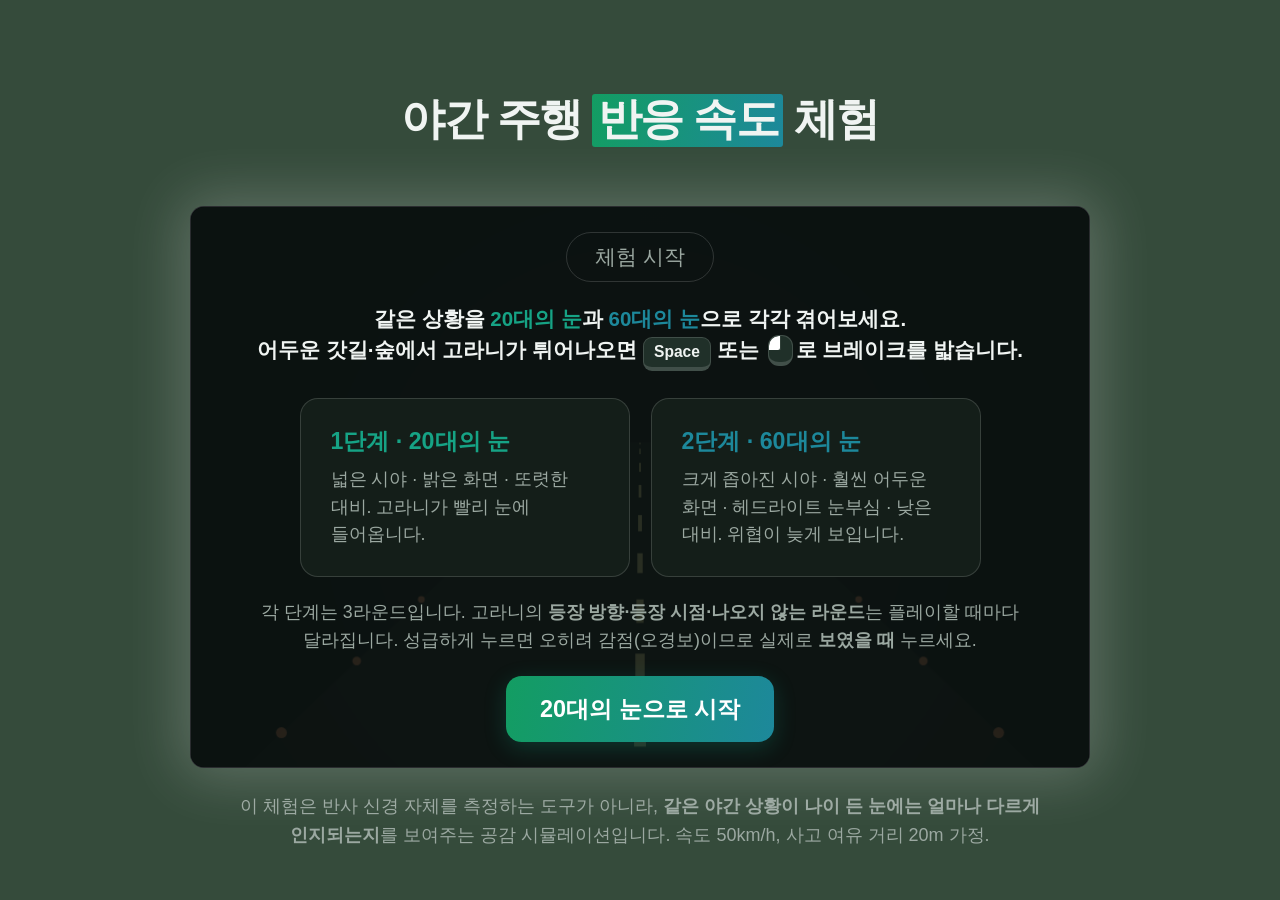
<file: assets/Playbook/_Game/Game.html>
<!DOCTYPE html>
<html lang="ko">
<head>
<meta charset="UTF-8">
<meta name="viewport" content="width=device-width, initial-scale=1.0">
<title>야간 주행 반응 속도 체험 — 20대 vs 60대</title>
<style>
  :root{
    --bg:#354B3B; --panel:#141e19; --panel2:#203029; --line:rgba(255,255,255,.15);
    --text:#f0f4f2; --muted:#9ba8a1; --accent:#16a385; --young:#16a385;
    --old:#1d889b; --danger:#e65245; --ok:#16a385;
    --font:"Pretendard",-apple-system,BlinkMacSystemFont,"Segoe UI","Apple SD Gothic Neo","Malgun Gothic",sans-serif;
  }
  *{box-sizing:border-box;margin:0;padding:0}
  html,body{height:100%}
  body{background:var(--bg);color:var(--text);font-family:var(--font);
    display:flex;align-items:safe center;justify-content:center;min-height:100vh;padding:16px;
    position:relative;isolation:isolate;overflow-x:hidden}
  .wrap{position:relative;z-index:1;width:100%;max-width:900px}
  h1{font-size:22px;font-weight:600;margin-bottom:4px;text-align:center}
  .game-title{font-size:44px;font-weight:700;line-height:1.3;letter-spacing:-.035em}
  .game-title-highlight{position:relative;display:inline-block;isolation:isolate;padding:0 .12em}
  .game-title-highlight::before{content:"";position:absolute;z-index:-1;inset:.08em 0 .02em;
    border-radius:3px;background:linear-gradient(100deg,#139d62 0%,#1d889b 100%);
    transform:scaleX(0);transform-origin:left center}
  body.story-visible .game-title-highlight::before{
    animation:game-title-highlight-reveal .9s cubic-bezier(.7,0,.3,1) .12s forwards}
  @keyframes game-title-highlight-reveal{
    from{transform:scaleX(0)}
    to{transform:scaleX(1)}
  }
  .sub{height:67.2px;color:var(--muted);font-size:21px;text-align:center;margin-bottom:27px;line-height:1.6}
  .sub .kbd{font-size:18px!important;padding:3px 12px!important}
  .stage{position:relative;left:50%;width:min(100%,calc(100vw - 32px),calc((100dvh - 268px) * 16 / 10));aspect-ratio:16/10;
    transform:translateX(-50%);background:#05070b;
    border:1px solid var(--line);border-radius:14px;overflow:hidden;
    box-shadow:0 0 56px 10px rgba(255,255,255,.20)}
  .sub,
  .overlay p,
  .mode-card p,
  .footnote{word-break:keep-all;overflow-wrap:normal}
  canvas{display:block;width:100%;height:100%}
  .overlay{position:absolute;inset:0;display:flex;flex-direction:column;
    align-items:center;justify-content:center;text-align:center;padding:36px;
    background:rgba(12,20,16,.84);gap:21px}
  .overlay.hidden{display:none}
  .badge{display:inline-block;font-size:19.5px;padding:6px 18px;border-radius:30px;
    border:1px solid var(--line);color:var(--muted)}
  .mode-row{display:flex;gap:21px;flex-wrap:wrap;justify-content:center;margin-top:6px}
  .mode-card{background:var(--panel);border:1px solid var(--line);border-radius:18px;
    padding:27px 30px;width:330px;cursor:default;transition:none;text-align:left}
  .mode-card:hover{border-color:var(--line);transform:none}
  .mode-card h3{font-size:25.5px;margin-bottom:9px}
  .mode-card.young h3{color:var(--young)}
  .mode-card.old h3{color:var(--old)}
  .mode-card p{color:var(--muted);font-size:19.5px;line-height:1.55}
  .big{font-size:22.5px;font-weight:600}
  .hint{color:var(--muted);font-size:19.5px;line-height:1.6;max-width:780px}
  button{font-family:var(--font);cursor:pointer}
  .btn{background:linear-gradient(100deg,#139d62 0%,#1d889b 100%);color:#fff;
    border:none;padding:16.5px 33px;border-radius:15px;font-size:22.5px;font-weight:600;
    box-shadow:0 6px 22px rgba(22,163,133,.24)}
  .btn.ghost{background:rgba(255,255,255,.09);color:var(--text);border:1px solid rgba(255,255,255,.16);box-shadow:none}
  .btn:hover{filter:brightness(1.08);box-shadow:0 8px 26px rgba(22,163,133,.34)}
  .btn.ghost:hover{background:rgba(255,255,255,.17);box-shadow:none}
  .hud{position:absolute;top:18px;left:18px;display:flex;
    align-items:flex-start;pointer-events:none;font-size:19.5px}
  .hud .tag{background:rgba(20,30,25,.84);border:1px solid var(--line);
    border-radius:12px;padding:7.5px 15px}
  .kbd{display:inline-block;background:var(--panel2);border:1px solid var(--line);
    border-bottom-width:4.5px;border-radius:9px;padding:4.5px 18px;font-weight:600;font-size:22.5px}
  .res-grid{display:grid;grid-template-columns:1fr 1fr;gap:21px;margin-top:24px}
  #ovFinal #compare{width:100%;max-width:780px}
  #ovFinal .res-grid{margin-top:0}
  #ovFinal{background:rgba(12,20,16,.66);gap:18px}
  #ovFinal #compare{max-width:1092px}
  #ovFinal .controls{margin-top:0}
  .result-analysis{
    width:100%;max-width:1092px;padding:22px 28px;border:1px solid rgba(255,255,255,.12);
    border-radius:20px;background:rgba(20,30,25,.84);text-align:left;
    backdrop-filter:blur(12px);-webkit-backdrop-filter:blur(12px)
  }
  .result-analysis p{font-size:22px;line-height:1.55;color:var(--muted)}
  .result-analysis p+p{margin-top:5px}
  .result-analysis b{color:var(--text)}
  .result-analysis .trend-danger{color:var(--danger)}
  .result-analysis .overall{margin-top:10px;color:var(--text);font-weight:600}
  .res-card{background:var(--panel);border:1px solid var(--line);border-radius:18px;padding:24px}
  .res-card h3{font-size:22.5px;margin-bottom:18px;display:flex;align-items:center;gap:12px}
  .dot{width:15px;height:15px;border-radius:50%;display:inline-block}
  .dot.young{background:var(--young)}.dot.old{background:var(--old)}
  .metric{display:flex;justify-content:space-between;padding:10.5px 0;
    border-bottom:1px solid var(--line);font-size:21px}
  .metric:last-child{border-bottom:none}
  .metric .v{font-weight:600;font-variant-numeric:tabular-nums}
  .v.hit{color:var(--danger)}.v.safe{color:var(--ok)}
  #co-hit{color:var(--old)}
  .controls{display:flex;gap:18px;justify-content:center;margin-top:27px;flex-wrap:wrap}
  .flash{position:absolute;inset:0;pointer-events:none;opacity:0}
  .stage.result-danger::after{
    content:"";position:absolute;z-index:30;inset:0;pointer-events:none;border-radius:inherit;
    box-shadow:inset 0 0 34px 8px rgba(230,82,69,.88),inset 0 0 90px 22px rgba(230,82,69,.38);
    animation:danger-inner-shadow-in .7s ease-out both
  }
  @keyframes danger-inner-shadow-in{
    from{opacity:0}
    to{opacity:.7}
  }
  .footnote{color:var(--muted);font-size:18px;text-align:center;margin-top:24px;line-height:1.6}
  .game-title{transform:translateY(40px)}
  .wrap > .sub{transform:none}
  .stage .badge{font-size:17.75px;padding:7.8px 23.4px}
  .stage #ovStart .badge,
  .stage #ovReady .badge,
  .stage #ovFinal .badge{font-size:21.3px;padding:9.36px 28.08px}
  .stage #ovStart .big{line-height:1.56}
  .stage .big{font-size:20.5px}
  .stage .hint,
  .stage .mode-card p,
  .stage .result-analysis p{font-size:17.75px}
  .stage .mode-card h3,
  .stage .res-card h3{font-size:23.2px}
  .stage .metric{font-size:17.75px}
  .stage .hud{font-size:17.75px}
  .stage .btn{font-size:23.4px;padding:17.16px 34.32px;border-radius:15.6px}
  .stage .kbd{font-size:15.6px!important;padding:2.6px 10.4px!important}
  .mouse-kbd{
    position:relative;display:inline-block;width:25px;height:31px;margin:0 3px;
    border:1.5px solid var(--line);border-bottom-width:4px;border-radius:11px;
    background:var(--panel2);vertical-align:-9px;overflow:hidden
  }
  .mouse-kbd::before{
    content:"";position:absolute;top:0;left:50%;width:1px;height:14px;
    background:var(--line);transform:translateX(-50%)
  }
  .mouse-kbd::after{
    content:"";position:absolute;top:0;left:0;width:50%;height:14px;
    background:#fff;border-radius:9px 0 2px 0
  }
</style>
</head>
<body>
<div class="wrap">
  <h1 class="game-title">야간 주행 <span class="game-title-highlight">반응 속도</span> 체험</h1>
  <p class="sub" aria-hidden="true"></p>

  <div class="stage" id="stage">
    <canvas id="cv"></canvas>
    <div class="flash" id="flash"></div>
    <div class="hud" id="hud" style="display:none">
      <span class="tag" id="hudMode">모드</span>
    </div>

    <!-- START -->
    <div class="overlay" id="ovStart">
      <span class="badge">체험 시작</span>
      <p class="big">같은 상황을 <span style="color:var(--young)">20대의 눈</span>과 <span style="color:var(--old)">60대의 눈</span>으로 각각 겪어보세요.<br>
      어두운 갓길·숲에서 고라니가 튀어나오면 <span class="kbd">Space</span> 또는 <span class="mouse-kbd" role="img" aria-label="마우스 왼쪽 클릭"></span>로 브레이크를 밟습니다.</p>
      <div class="mode-row">
        <div class="mode-card young" style="cursor:default">
          <h3>1단계 · 20대의 눈</h3>
          <p>넓은 시야 · 밝은 화면 · 또렷한 대비. 고라니가 빨리 눈에 들어옵니다.</p>
        </div>
        <div class="mode-card old" style="cursor:default">
          <h3>2단계 · 60대의 눈</h3>
          <p>크게 좁아진 시야 · 훨씬 어두운 화면 · 헤드라이트 눈부심 · 낮은 대비. 위협이 늦게 보입니다.</p>
        </div>
      </div>
      <p class="hint">각 단계는 3라운드입니다. 고라니의 <b>등장 방향·등장 시점·나오지 않는 라운드</b>는 플레이할 때마다 달라집니다. 성급하게 누르면 오히려 감점(오경보)이므로 실제로 <b>보였을 때</b> 누르세요.</p>
      <button class="btn" id="btnStart">20대의 눈으로 시작</button>
    </div>

    <!-- READY (per round) -->
    <div class="overlay hidden" id="ovReady">
      <span class="badge" id="readyBadge">라운드</span>
      <p class="big" id="readyTitle">전방을 주시하세요! 👀</p>
      <p class="hint">화면 중앙의 계기판을 보며 정속 주행 중입니다.<br>고라니가 나타나면 즉시 <span class="kbd" style="font-size:12px;padding:2px 8px">Space</span></p>
      <button class="btn" id="btnGo">출발</button>
    </div>

    <!-- ROUND RESULT -->
    <div class="overlay hidden" id="ovRound">
      <p class="big" id="rrTitle">결과</p>
      <p class="hint" id="rrBody"></p>
      <button class="btn" id="btnNext">다음</button>
    </div>

    <!-- FINAL -->
    <div class="overlay hidden" id="ovFinal">
      <span class="badge" id="finalBadge">완료</span>
      <p class="big" id="finalTitle"></p>
      <p class="hint" id="finalHint"></p>
      <div id="compare" style="display:none">
        <div class="res-grid">
          <div class="res-card">
            <h3><span class="dot young"></span>20대의 눈</h3>
            <div class="metric"><span>평균 반응 속도</span><span class="v" id="cy-rt">–</span></div>
            <div class="metric"><span>평균 제동 시작거리</span><span class="v" id="cy-dist">–</span></div>
            <div class="metric"><span>충돌 / 회피</span><span class="v" id="cy-hit">–</span></div>
            <div class="metric"><span>오경보(성급한 제동)</span><span class="v" id="cy-fa">–</span></div>
          </div>
          <div class="res-card">
            <h3><span class="dot old"></span>60대의 눈</h3>
            <div class="metric"><span>평균 반응 속도</span><span class="v" id="co-rt">–</span></div>
            <div class="metric"><span>평균 제동 시작거리</span><span class="v" id="co-dist">–</span></div>
            <div class="metric"><span>충돌 / 회피</span><span class="v" id="co-hit">–</span></div>
            <div class="metric"><span>오경보(성급한 제동)</span><span class="v" id="co-fa">–</span></div>
          </div>
        </div>
      </div>
      <div class="result-analysis" id="resultAnalysis" style="display:none">
        <p id="analysisReaction"></p>
        <p id="analysisDistance"></p>
        <p id="analysisSafety"></p>
        <p class="overall" id="analysisOverall"></p>
      </div>
      <div class="controls">
        <button class="btn" id="btnOther">반대쪽 눈으로 체험</button>
        <button class="btn ghost" id="btnRestart">처음으로</button>
      </div>
    </div>
  </div>

  <p class="footnote">이 체험은 반사 신경 자체를 측정하는 도구가 아니라, <b>같은 야간 상황이 나이 든 눈에는 얼마나 다르게 인지되는지</b>를 보여주는 공감 시뮬레이션입니다. 속도 50km/h, 사고 여유 거리 20m 가정.</p>
</div>

<script>
(function(){
  const cv = document.getElementById('cv');
  const ctx = cv.getContext('2d');
  const hazardLayer = document.createElement('canvas');
  const hazardCtx = hazardLayer.getContext('2d');
  const stage = document.getElementById('stage');
  const flash = document.getElementById('flash');
  let W=800, H=500, DPR=1;

  function resize(){
    const r = stage.getBoundingClientRect();
    DPR = Math.min(window.devicePixelRatio||1, 2);
    W = r.width; H = r.height;
    cv.width = W*DPR; cv.height = H*DPR;
    ctx.setTransform(DPR,0,0,DPR,0,0);
    hazardLayer.width = Math.max(1,Math.ceil(W));
    hazardLayer.height = Math.max(1,Math.ceil(H));
  }
  window.addEventListener('resize', resize);

  // ---- Physics / config ----
  const SPEED_KMH = 50;
  const V = SPEED_KMH/3.6;            // m/s = 13.9
  const GAP = 20;                     // m available before hazard
  const DECEL = 7;                    // m/s^2 braking
  const BRAKE_DIST = (V*V)/(2*DECEL); // ~13.8 m fixed once braking

  const ROUNDS = 3;

  const el = id => document.getElementById(id);
  const ovStart=el('ovStart'), ovReady=el('ovReady'), ovRound=el('ovRound'), ovFinal=el('ovFinal');
  const hud=el('hud');

  let state = 'start';   // start, ready, running, roundresult, final
  let scenarioTimer = 0;
  let mode = 'young';
  let round = 0;
  let roundPlan = [];
  let results = { young:[], old:[] };
  let doneModes = new Set();
  let sessionPlans = {};
  const previousPlanSignatures = { young:null, old:null };

  // per-round runtime
  let hazard=null, appearAt=0, reacted=false, startT=0, rafId=null, isCatch=false;

  function show(ov){ [ovStart,ovReady,ovRound,ovFinal].forEach(o=>o.classList.add('hidden')); if(ov) ov.classList.remove('hidden'); }

  // ---- Scene drawing ----
  function drawScene(now){
    const old = mode==='old';
    ctx.clearRect(0,0,W,H);
    // sky/road base
    ctx.fillStyle = old ? '#010204' : '#0a0f18';
    ctx.fillRect(0,0,W,H);

    const horizon = H*0.42;
    const roadX = (t,frac)=> W*0.5 + (frac)*(W*0.40)*(0.15+t*t*0.95);
    // road (perspective trapezoid)
    ctx.fillStyle = old ? '#06070a' : '#141922';
    ctx.beginPath();
    ctx.moveTo(roadX(0,-1),horizon); ctx.lineTo(roadX(0,1),horizon);
    ctx.lineTo(roadX(1,1),H); ctx.lineTo(roadX(1,-1),H); ctx.closePath(); ctx.fill();

    // scrolling road markers -> sense of forward motion
    const scroll = (now*0.00035)%1;      // 0..1 loops, dashes flow toward viewer
    const persp = t => horizon+(H-horizon)*t*t;
    // center dashed lane line
    const seg=0.05, dashN=9;
    ctx.strokeStyle = old ? 'rgba(190,180,130,.30)' : 'rgba(235,225,155,.8)';
    for(let i=0;i<dashN;i++){
      let t=((i/dashN)+scroll)%1;
      const y0=persp(t), y1=persp(Math.min(1,t+seg));
      ctx.lineWidth=Math.max(1,1+t*t*13);
      ctx.beginPath(); ctx.moveTo(W*0.5, y0); ctx.lineTo(W*0.5, y1); ctx.stroke();
    }
    // roadside reflector posts (both edges) scrolling too
    for(let i=0;i<8;i++){
      let t=((i/8)+scroll)%1;
      if(t<0.04) continue;
      const y=persp(t), r=Math.max(1.2,1+t*t*5);
      for(const s of [-1,1]){
        const x=roadX(t,s);
        ctx.fillStyle = old ? 'rgba(200,120,90,'+(0.15+t*0.35)+')' : 'rgba(255,150,110,'+(0.35+t*0.55)+')';
        ctx.beginPath(); ctx.arc(x, y, r, 0, 7); ctx.fill();
      }
    }

    // hazard: a water deer (고라니) darting onto the road from the shoulder
    if(hazard && now>=appearAt){
      const t = Math.min(1,(now-appearAt)/(hazard.duration||650)); // dart-in progress
      const fromLeft = hazard.side<0;
      const targetX = fromLeft ? W*0.40 : W*0.60;
      const startX = fromLeft ? W*0.02 : W*0.98;
      const x = startX + (targetX-startX)*t;
      const y = H*0.62;
      const s = (old?30:38) * (0.85+0.15*t);
      const dir = fromLeft ? 1 : -1;                 // facing direction
      // Build the older-driver deer fully opaque on a separate layer, then
      // composite that completed silhouette once at 50% to avoid dark overlaps.
      const deerCtx = old ? hazardCtx : ctx;
      if(old) deerCtx.clearRect(0,0,hazardLayer.width,hazardLayer.height);
      const body = old ? 'rgb(120,110,96)' : 'rgba(198,170,138,'+(0.9+0.1*t)+')';
      deerCtx.save();
      deerCtx.translate(x,y);
      deerCtx.scale(dir,1);
      deerCtx.fillStyle=body;
      // torso
      deerCtx.beginPath(); deerCtx.ellipse(0,-s*0.15,s*0.55,s*0.30,0,0,7); deerCtx.fill();
      // hindquarter
      deerCtx.beginPath(); deerCtx.ellipse(-s*0.42,-s*0.18,s*0.26,s*0.28,0,0,7); deerCtx.fill();
      // neck + head (raised, alert)
      deerCtx.beginPath();
      deerCtx.moveTo(s*0.35,-s*0.30);
      deerCtx.lineTo(s*0.58,-s*0.85);
      deerCtx.lineTo(s*0.74,-s*0.80);
      deerCtx.lineTo(s*0.52,-s*0.18);
      deerCtx.closePath(); deerCtx.fill();
      // head
      deerCtx.beginPath(); deerCtx.ellipse(s*0.72,-s*0.88,s*0.17,s*0.12,-0.3,0,7); deerCtx.fill();
      // ears
      deerCtx.beginPath(); deerCtx.ellipse(s*0.66,-s*1.02,s*0.05,s*0.11,-0.2,0,7); deerCtx.fill();
      deerCtx.beginPath(); deerCtx.ellipse(s*0.78,-s*1.02,s*0.05,s*0.11,0.1,0,7); deerCtx.fill();
      // legs
      deerCtx.strokeStyle=body; deerCtx.lineWidth=Math.max(2,s*0.09); deerCtx.lineCap='round';
      const legY=-s*0.02;
      [[-0.40,-0.02],[-0.18,0.05],[0.30,-0.02],[0.48,0.05]].forEach(([lx,sw])=>{
        deerCtx.beginPath(); deerCtx.moveTo(s*lx, legY); deerCtx.lineTo(s*(lx+sw), s*0.55); deerCtx.stroke();
      });
      // eye-shine (headlights reflecting in the deer's eyes)
      const glow = old?'rgba(150,255,210,'+(0.5+0.4*t)+')':'rgba(180,255,220,'+(0.7+0.3*t)+')';
      deerCtx.fillStyle=glow;
      deerCtx.beginPath(); deerCtx.arc(s*0.78,-s*0.90,Math.max(1.5,s*0.055),0,7); deerCtx.fill();
      deerCtx.restore();
      if(old){
        ctx.save();
        ctx.globalAlpha=.5;
        ctx.filter='blur(1px)';
        ctx.drawImage(hazardLayer,0,0,W,H);
        ctx.restore();
      }
    }

    // vignette (narrowed field for old)
    if(old){
      const vg = ctx.createRadialGradient(W*0.5,H*0.56,H*0.12,W*0.5,H*0.56,H*0.60);
      vg.addColorStop(0,'rgba(0,0,0,0)');
      vg.addColorStop(0.6,'rgba(0,0,0,0.35)');
      vg.addColorStop(1,'rgba(0,0,0,0.68)');
      ctx.fillStyle=vg; ctx.fillRect(0,0,W,H);
      // extra overall dimming
      ctx.fillStyle='rgba(0,0,0,0.12)'; ctx.fillRect(0,0,W,H);
    } else {
      const vg = ctx.createRadialGradient(W*0.5,H*0.55,H*0.4,W*0.5,H*0.55,H*0.95);
      vg.addColorStop(0,'rgba(0,0,0,0)');
      vg.addColorStop(1,'rgba(0,0,0,0.35)');
      ctx.fillStyle=vg; ctx.fillRect(0,0,W,H);
    }

    // Keep the dashboard guidance equally legible in both vision modes.
    // It is drawn after the age-related filters so the filter only affects
    // the road scene and hazards, not this fixed driving reference.
    ctx.fillStyle='rgba(240,244,242,.88)';
    ctx.font='600 22.5px "Pretendard", sans-serif'; ctx.textAlign='center';
    ctx.fillText(SPEED_KMH+' km/h', W*0.5, H*0.90);
    ctx.fillStyle='rgba(240,244,242,.58)';
    ctx.font='16.5px "Pretendard", sans-serif';
    ctx.fillText('전방 주시', W*0.5, H*0.90+24);
  }

  function loop(){
    const now = performance.now();
    drawScene(now);
    rafId = requestAnimationFrame(loop);
  }

  // ---- Round flow ----
  function planSignature(plan){
    return plan.map(item=>item.catch?'none':(item.side<0?'left':'right')).join('|');
  }

  function createRoundPlan(modeName){
    const otherMode = modeName==='young'?'old':'young';
    const otherCatchRound = sessionPlans[otherMode]?.findIndex(item=>item.catch);
    const candidates = [];

    for(let catchRound=0; catchRound<ROUNDS; catchRound++){
      if(otherCatchRound>=0 && catchRound===otherCatchRound) continue;
      for(const sides of [[-1,1],[1,-1]]){
        let sideIndex = 0;
        const plan = Array.from({length:ROUNDS},(_,index)=>{
          if(index===catchRound) return {catch:true,side:0,delay:null,duration:null};
          return {
            catch:false,
            side:sides[sideIndex++],
            delay:1400 + Math.random()*3000,
            duration:520 + Math.random()*300
          };
        });
        if(planSignature(plan)!==previousPlanSignatures[modeName]) candidates.push(plan);
      }
    }

    const pool = candidates.length ? candidates : createFallbackPlans();
    const selected = pool[Math.floor(Math.random()*pool.length)];
    previousPlanSignatures[modeName] = planSignature(selected);
    sessionPlans[modeName] = selected;
    console.groupCollapsed(`[미니게임 랜덤 계획] ${modeName==='young'?'20대':'60대'} 시야`);
    console.table(selected.map((item,index)=>({
      round:index+1,
      result:item.catch?'고라니 없음':item.side<0?'왼쪽에서 등장':'오른쪽에서 등장',
      delay:item.delay==null?'-':`${Math.round(item.delay)}ms`,
      movement:item.duration==null?'-':`${Math.round(item.duration)}ms`
    })));
    console.groupEnd();
    return selected;
  }

  function createFallbackPlans(){
    const catchRound = Math.floor(Math.random()*ROUNDS);
    const sides = Math.random()<0.5 ? [-1,1] : [1,-1];
    let sideIndex = 0;
    return [Array.from({length:ROUNDS},(_,index)=>{
      if(index===catchRound) return {catch:true,side:0,delay:null,duration:null};
      return {
        catch:false,
        side:sides[sideIndex++],
        delay:1400 + Math.random()*3000,
        duration:520 + Math.random()*300
      };
    })];
  }

  function beginMode(m){
    window.parent.postMessage({type:'canvas-playbook:game-started'},'*');
    mode=m; round=0; roundPlan=createRoundPlan(m); results[m]=[];
    hud.style.display='flex';
    el('hudMode').textContent = m==='young'?'20대의 눈':'60대의 눈';
    startReady();
  }

  function startReady(){
    state='ready';
    el('hudMode').textContent = `${mode==='young'?'20대의 눈':'60대의 눈'} · 라운드 ${round+1}/${ROUNDS}`;
    el('readyBadge').textContent = `${mode==='young'?'20대':'60대'} · 라운드 ${round+1}/${ROUNDS}`;
    hazard=null;
    // static preview frame
    drawScene(performance.now());
    show(ovReady);
  }

  function startRun(){
    state='running'; show(null);
    reacted=false;
    const currentRound = roundPlan[round];
    isCatch = currentRound.catch;
    startT = performance.now();
    if(isCatch){
      hazard=null; appearAt=Infinity;
    } else {
      appearAt = startT + currentRound.delay;
      hazard = { side: currentRound.side, duration:currentRound.duration };
    }
    scheduleTimeout();
  }

  let toId=null;
  function scheduleTimeout(){
    clearTimeout(toId);
    // give up window: 2.2s after appear (or 5s for catch)
    const now=performance.now();
    if(isCatch){
      toId=setTimeout(()=>finishRound({reaction:null,catch:true,pressed:false}), 4500);
    } else {
      const wait = (appearAt-now) + 2200;
      toId=setTimeout(()=>{ if(!reacted) finishRound({reaction:null,catch:false,pressed:false}); }, wait);
    }
  }

  function onPress(){
    if(state==='running'){
      const now=performance.now();
      clearTimeout(toId);
      if(isCatch){
        // false alarm
        flashScreen('#e65245');
        finishRound({reaction:null,catch:true,pressed:true});
        return;
      }
      if(now < appearAt){
        // pressed before hazard appeared -> false alarm
        flashScreen('#e65245');
        finishRound({reaction:null,catch:false,pressed:true,early:true});
        return;
      }
      reacted=true;
      const rt = (now - appearAt)/1000; // seconds
      flashScreen('#16a385');
      finishRound({reaction:rt,catch:false,pressed:true});
    } else if(state==='ready'){
      startRun();
    } else if(state==='roundresult'){
      nextRound();
    }
  }

  function flashScreen(color){
    flash.style.background=color; flash.style.transition='none'; flash.style.opacity='0.35';
    requestAnimationFrame(()=>{ flash.style.transition='opacity .5s'; flash.style.opacity='0'; });
  }

  function finishRound(r){
    if(state!=='running') return;
    state='roundresult';
    // compute
    let rec = { catch:r.catch, pressed:r.pressed, early:!!r.early, reaction:r.reaction };
    let title, body;
    if(r.catch){
      if(r.pressed){ title='오경보! 🚫'; body='고라니가 없었는데 브레이크를 밟았어요.<br>뒤차와 추돌할 위험이 있습니다.<br>실제로 보였을 때만 반응하세요.'; }
      else { title='잘 참았습니다. 👍'; body='이 라운드는 고라니가 없었습니다.<br>성급하게 누르지 않은 게 정답이에요.'; }
    } else if(r.early){
      title='너무 빨랐어요!'; body='고라니가 나타나기도 전에 눌렀습니다.<br>예측이 아니라 반응이 필요합니다.';
    } else if(r.reaction==null){
      title='미반응 — 충돌! 💥'; body='제때 브레이크를 밟지 못했습니다.';
      rec.dist = GAP+99; rec.hit=true;
    } else {
      const reactDist = V*r.reaction;
      const total = reactDist + BRAKE_DIST;
      rec.dist = reactDist; rec.total = total; rec.hit = total>GAP;
      const ms = Math.round(r.reaction*1000);
      title = rec.hit ? `충돌! 💥  (반응 ${ms}ms)` : `회피 성공! 👍  (반응 ${ms}ms)`;
      body = `반응하는 사이 <b>${reactDist.toFixed(1)}m</b> 전진했고, 제동 거리 ${BRAKE_DIST.toFixed(1)}m를 더하면 총 <b>${total.toFixed(1)}m</b>입니다.<br>` +
             (rec.hit ? `여유 거리 ${GAP}m를 넘겨 고라니와 부딪혔습니다.` : `여유 거리 ${GAP}m 안에 멈춰 사고를 피했습니다.`);
    }
    results[mode].push(rec);
    stage.classList.toggle('result-danger', Boolean(
      (r.catch && r.pressed) || r.early || (!r.catch && rec.hit)
    ));
    el('rrTitle').innerHTML=title; el('rrBody').innerHTML=body;
    show(ovRound);
  }

  function nextRound(){
    stage.classList.remove('result-danger');
    round++;
    if(round>=ROUNDS){ finishMode(); }
    else startReady();
  }

  function finishMode(){
    doneModes.add(mode);
    state='final';
    const rs=results[mode];
    const valid=rs.filter(r=>r.reaction!=null);
    const avgRt = valid.length? valid.reduce((s,r)=>s+r.reaction,0)/valid.length : null;
    const hits = rs.filter(r=>!r.catch && r.hit).length;
    const hazards = rs.filter(r=>!r.catch).length;
    hazard=null;
    el('finalBadge').textContent = `${mode==='young'?'20대':'60대'} 완료`;
    el('finalTitle').innerHTML = avgRt!=null
      ? `평균 반응 ${Math.round(avgRt*1000)}ms · ${hazards-hits}/${hazards} 회피`
      : `측정 완료!`;
    el('finalHint').textContent = doneModes.size<2
      ? '이어서 60대의 눈으로 같은 상황을 체험하면 나란히 비교해 드립니다.'
      : '아래에서 두 결과를 비교해보세요.';
    el('btnOther').textContent = '60대의 눈으로 이어서';
    el('btnOther').style.display = doneModes.size<2 ? '' : 'none';
    hud.style.display='none';
    show(ovFinal);
    if(doneModes.size>=2) renderCompare();
  }

  function summarize(m){
    const rs=results[m]; if(!rs.length) return null;
    const valid=rs.filter(r=>r.reaction!=null);
    const avgRt = valid.length? valid.reduce((s,r)=>s+r.reaction,0)/valid.length : null;
    const dvals = rs.filter(r=>!r.catch && r.reaction!=null).map(r=>r.dist);
    const avgD = dvals.length? dvals.reduce((a,b)=>a+b,0)/dvals.length : null;
    const hazardRounds=rs.filter(r=>!r.catch);
    const safetyValues=hazardRounds.map(r=>{
      if(r.total==null) return 0;
      return Math.max(0,GAP-r.total);
    });
    const avgSafety=safetyValues.length?safetyValues.reduce((a,b)=>a+b,0)/safetyValues.length:null;
    const hazards=rs.filter(r=>!r.catch).length;
    const hits=rs.filter(r=>!r.catch && r.hit).length;
    const fa=rs.filter(r=>r.catch && r.pressed).length + rs.filter(r=>r.early).length;
    return {avgRt,avgD,avgSafety,hazards,hits,fa};
  }

  function renderCompare(){
    const y=summarize('young'), o=summarize('old');
    el('compare').style.display='block';
    const fmt=(s,pre)=>{
      el(pre+'-rt').textContent = s.avgRt!=null? Math.round(s.avgRt*1000)+' ms':'–';
      el(pre+'-dist').textContent = s.avgD!=null? s.avgD.toFixed(1)+' m':'–';
      const hh=el(pre+'-hit');
      hh.textContent = `${s.hazards-s.hits} 회피 / ${s.hits} 충돌`;
      hh.className='v '+(s.hits>0?'hit':'safe');
      el(pre+'-fa').textContent = s.fa+' 회';
    };
    fmt(y,'cy'); fmt(o,'co');
    const reactionDiff = y.avgRt!=null && o.avgRt!=null ? (o.avgRt-y.avgRt)*1000 : null;
    const distanceDiff = y.avgD!=null && o.avgD!=null ? o.avgD-y.avgD : null;
    const youngSafety = y.avgSafety!=null ? y.avgSafety/GAP*100 : null;
    const oldSafety = o.avgSafety!=null ? o.avgSafety/GAP*100 : null;
    const safetyChange = youngSafety!=null && oldSafety!=null
      ? (youngSafety>0 ? (youngSafety-oldSafety)/youngSafety*100 : oldSafety-youngSafety)
      : null;

    el('analysisReaction').innerHTML = reactionDiff==null
      ? '평균 반응 속도를 비교할 수 있는 기록이 부족합니다.'
      : reactionDiff>=0
        ? `60대 시야의 평균 반응이 <b>${Math.round(reactionDiff)}ms <span class="trend-danger">느려졌습니다.</span></b>`
        : `60대 시야의 평균 반응이 <b>${Math.abs(Math.round(reactionDiff))}ms 빨라졌습니다.</b>`;
    el('analysisDistance').innerHTML = distanceDiff==null
      ? '제동 시작거리 차이를 계산할 수 있는 기록이 부족합니다.'
      : distanceDiff>=0
        ? `브레이크를 밟기 전 이동거리가 평균 <b>${distanceDiff.toFixed(1)}m <span class="trend-danger">늘어났습니다.</span></b>`
        : `브레이크를 밟기 전 이동거리가 평균 <b>${Math.abs(distanceDiff).toFixed(1)}m 줄어들었습니다.</b>`;
    el('analysisSafety').innerHTML = safetyChange==null
      ? '안전 여유 변화를 계산할 수 있는 기록이 부족합니다.'
      : safetyChange>=0
        ? `충돌을 피할 수 있는 평균 안전 여유가 <b>${Math.round(safetyChange)}% <span class="trend-danger">감소했습니다.</span></b>`
        : `충돌을 피할 수 있는 평균 안전 여유가 <b>${Math.abs(Math.round(safetyChange))}% 증가했습니다.</b>`;

    const extraHits=o.hits-y.hits;
    const extraFalseAlarms=o.fa-y.fa;
    let overall='60대 시야에서는 어둡고 좁아진 시야로 위험 요소를 인지하는 시점이 늦어질 수 있습니다.';
    if(extraHits>0){
      overall=`총평: 늦어진 위험 인지가 20대 시야보다 ${extraHits}회의 추가 충돌로 이어졌습니다. 야간에는 속도를 낮추고 더 긴 안전거리를 확보해야 합니다.`;
    }else if(extraFalseAlarms>0){
      overall=`총평: 충돌 횟수 차이는 크지 않았지만 60대 시야에서 오경보가 ${extraFalseAlarms}회 더 발생했습니다. 시야 확보와 충분한 판단 시간이 필요합니다.`;
    }else if(reactionDiff!=null && reactionDiff>0){
      overall='총평: 충돌은 피했지만 60대 시야에서 반응이 늦어졌습니다. 실제 도로에서는 이 작은 시간 차이가 제동 여유를 크게 줄일 수 있습니다.';
    }
    el('analysisOverall').textContent=overall;
    el('resultAnalysis').style.display='block';
    clearTimeout(scenarioTimer);
    scenarioTimer=setTimeout(()=>{
      window.parent.postMessage({type:'canvas-playbook:game-complete'},'*');
    },1600);
  }

  // ---- Events ----
  el('btnStart').addEventListener('click',()=>beginMode('young'));
  el('btnGo').addEventListener('click',startRun);
  el('btnNext').addEventListener('click',nextRound);
  el('btnOther').addEventListener('click',()=>{
    const other = doneModes.has('young')?'old':'young';
    show(null); beginMode(other);
  });
  function resetGame(){
    clearTimeout(toId);
    clearTimeout(scenarioTimer);
    results={young:[],old:[]}; doneModes=new Set();
    sessionPlans={};
    roundPlan=[]; round=0; hazard=null; reacted=false;
    el('compare').style.display='none'; hud.style.display='none';
    el('resultAnalysis').style.display='none';
    stage.classList.remove('result-danger');
    state='start'; show(ovStart); drawScene(performance.now());
  }
  el('btnRestart').addEventListener('click',resetGame);
  window.addEventListener('keydown',e=>{
    if(e.code==='Space'){ e.preventDefault(); onPress(); }
  });
  // tap support
  stage.addEventListener('pointerdown',e=>{
    if(state==='running'){ e.preventDefault(); onPress(); }
  });

  function setStoryVisibility(isVisible){
    document.body.classList.remove('story-visible');
    if(isVisible){
      requestAnimationFrame(()=>{
        requestAnimationFrame(()=>document.body.classList.add('story-visible'));
      });
    }
  }

  window.addEventListener('message',event=>{
    if(event.data?.type==='canvas-playbook:game-visibility'){
      setStoryVisibility(Boolean(event.data.visible));
    }else if(event.data?.type==='canvas-playbook:game-reset'){
      setStoryVisibility(false);
      resetGame();
    }
  });

  let scenarioNavigationLocked=false, scenarioTouchStartY=0;
  function requestScenarioCanvas(){
    if(scenarioNavigationLocked || !document.body.classList.contains('story-visible')) return;
    if(state!=='start' && state!=='final') return;
    scenarioNavigationLocked=true;
    window.parent.postMessage({type:'canvas-playbook:scenario-open'},'*');
    setTimeout(()=>{ scenarioNavigationLocked=false; },700);
  }
  if(window.self===window.top) setStoryVisibility(true);

  resize();
  loop();
})();
</script>
</body>
</html>
</file>
<file: assets/style.css>
/* Hyundai UserStory 16px playbook — §4.2/§5.2 sticky-scroll */

:root {
  --bg-dark-olive: #1c2722;
  --bg-deep-forest: #121915;
  --vhs-housing: #151718;
  --vhs-border: #2c3033;
  --highlight-mint: #16a385;
  --note-red: #e65245;
  --pill-bg: rgba(255, 255, 255, 0.14);
  --text-main: #f0f4f2;
  --text-muted: #9ba8a1;
  --font-sans: -apple-system, BlinkMacSystemFont, "Segoe UI", Roboto, Helvetica, Arial, sans-serif;
}

* {
  box-sizing: border-box;
  margin: 0;
  padding: 0;
}

html, body {
  width: 100%;
  min-height: 100vh;
  background: #354B3B;
  background-attachment: fixed;
  color: var(--text-main);
  font-family: var(--font-sans);
  overflow-x: clip;
  scroll-behavior: smooth;
}

html {
  scroll-snap-type: y mandatory;
}

html.scenario-open {
  scroll-snap-type: none;
}

.visual-filters {
  position: absolute;
  width: 0;
  height: 0;
  overflow: hidden;
  pointer-events: none;
}

::-webkit-scrollbar { width: 8px; }
::-webkit-scrollbar-track { background: #2b3f39; }
::-webkit-scrollbar-thumb { background: #4a6658; border-radius: 4px; }
::-webkit-scrollbar-thumb:hover { background: #5c7b6b; }


/* ==========================================================================
   PAGE 01 VIEW
   ========================================================================== */
/* §5.2: scroll-consuming 구간 — VHS 프레임이 스크롤 내부에서 전환 */
.sequence--intro {
  position: relative;
  width: 100vw;
  height: 100vh;
  min-height: 100vh;
  scroll-snap-align: start;
}

/* sticky 뷰포트 고정 컨테이너 */
.vhs-sticky {
  position: sticky;
  top: 0;
  height: 100vh;
  overflow: hidden;
  display: flex;
  flex-direction: column;
  align-items: center;
  justify-content: center;
}


/* ==========================================================================
   VHS STAGE WRAPPER  ─  relative container for both layers
   ========================================================================== */
.vhs-stage-wrapper {
  position: relative;
  z-index: 10;
  width: clamp(500px, 88vw, 1140px);
  display: flex;
  justify-content: center;
  align-items: flex-end;   /* tape protrudes from the bottom */
  filter: drop-shadow(0 40px 90px rgba(0, 0, 0, 0.9));
  opacity: calc(1 - var(--sq01-exit, 0));
  transform:
    translateY(calc(var(--sq01-exit, 0) * -22vh))
    scale(calc(1 - var(--sq01-exit, 0) * 0.08));
  filter:
    blur(calc(var(--sq01-exit, 0) * 8px))
    drop-shadow(0 40px 90px rgba(0, 0, 0, 0.9));
  will-change: transform, opacity, filter;
}

/* ==========================================================================
   LAYER 1 (BACK)  ─  video tape.webp
   Sits behind video.webp, shifted down so it peeks out below the cassette
   ========================================================================== */
.film-strip-background {
  position: absolute;
  bottom: -145px;
  left: 50%;
  transform: translateX(-48%) rotate(9deg);
  width: 92%;
  z-index: 1;           /* BELOW cassette frame */
  pointer-events: none;
  opacity: 0.7;
}
.film-strip-img {
  width: 100%;
  height: auto;
  display: block;
}

/* ==========================================================================
   LAYER 2 (FRONT)  ─  video.png cassette frame
   ========================================================================== */
.vhs-cassette-frame {
  position: relative;
  width: 100%;
  z-index: 2;           /* ABOVE tape layer */
}
.vhs-body-img {
  position: relative;
  z-index: 2;
  width: 100%;
  height: auto;
  display: block;
  border-radius: 10px;
}

/* Center Screen Window  ─  고민_2.png clean display */
.vhs-screen-window {
  position: absolute;
  top: 29.56%;
  left: 29.61%;
  width: 40.25%;
  height: 39.62%;
  overflow: hidden;
  border-radius: 2.8%;
  z-index: 1;
  background: #000;
}
.story-frame {
  position: absolute;
  top: 0; left: 0; width: 100%; height: 100%;
  opacity: 0;
  transition: opacity 0.6s ease;
  display: flex; align-items: center; justify-content: center;
  background: #000;
}
.story-frame.active { opacity: 1; }
.screen-content-img {
  display: block;
  width: 100%;
  height: 100%;
  max-width: none;
  max-height: none;
  object-fit: cover;
  object-position: center;
  transform: none;
  transform-origin: center;
  filter: none !important;
}

.vhs-label-title {
  position: absolute;
  z-index: 3;
  top:12.8%;
  left: 3.8%;
  width: 92.4%;
  max-width: none;
  height: 13%;
  padding: 0 clamp(16px, 1.8vw, 26px);
  transform: none;
  display: flex;
  align-items: center;
  justify-content: center;
  border-radius: 5px;
  background: linear-gradient(
    100deg,
    #202020 0%,
    #4f4f4f 24%,
    #181818 48%,
    #3c3c3c 72%,
    #000000 100%
  );
  color: #fff;
  font-family: 'Pretendard', var(--font-sans);
  font-size: clamp(1rem, 2.15vw, 2rem);
  font-weight: 700;
  line-height: 1.25;
  text-align: center;
  letter-spacing: -.035em;
  white-space: nowrap;
  box-shadow: 0 5px 16px rgba(0,0,0,.32);
  text-shadow: 0 2px 8px rgba(0,0,0,.72);
}

.vhs-label-title span {
  display: inline-block;
  padding: .04em .2em .08em;
  border-radius: 3px;
  background: linear-gradient(100deg, #139d62 0%, #1d889b 100%);
}

.vhs-orange-note {
  position: absolute;
  z-index: 3;
  right: 8.5%;
  bottom: 10.5%;
  width: fit-content;
  max-width: 46%;
  padding: clamp(10px, 1.25vw, 18px) clamp(15px, 2vw, 28px);
  clip-path: polygon(2% 0, 98% 0, 96% 8%, 100% 15%, 96% 23%, 100% 31%, 97% 40%, 100% 49%, 96% 58%, 100% 67%, 97% 76%, 100% 86%, 96% 94%, 98% 100%, 2% 100%, 4% 92%, 0 84%, 4% 74%, 0 64%, 4% 55%, 0 46%, 4% 36%, 0 26%, 4% 17%, 0 8%);
  background: #ff5c42;
  color: #fff;
  font-family: 'Pretendard', var(--font-sans);
  font-size: clamp(.9rem, 1.65vw, 1.375rem);
  font-weight: 700;
  line-height: 1.55;
  letter-spacing: -.025em;
  text-align: left;
  transform: rotate(-1deg);
  filter: drop-shadow(0 8px 12px rgba(0,0,0,.24));
}

.title-highlight,
.sequence-title .title-highlight {
  background: linear-gradient(100deg, #139d62 0%, #1d889b 100%);
}

/* ==========================================================================
   SCROLL PROMPT
   ========================================================================== */
.scroll-prompt {
  position: fixed;
  bottom: 20px; left: 50%;
  transform: translateX(-50%);
  z-index: 100;
  display: flex; flex-direction: column; align-items: center; gap: 4px;
  padding: 0;
  border: 0;
  background: transparent;
  color: rgba(255, 255, 255, 0.92);
  text-shadow: 0 1px 8px rgb(0 0 0 / .45);
  -webkit-appearance: none;
  cursor: pointer;
  opacity: calc(1 - var(--sq01-exit, 0));
  transition: transform 0.3s ease;
}
.scroll-text { font-size: 0.88rem; font-weight: 500; letter-spacing: -0.2px; }
.scroll-arrow { animation: bounce-arrow 1.6s ease-in-out infinite; }
@keyframes bounce-arrow {
  0%, 100% { transform: translateY(0); }
  50%       { transform: translateY(8px); }
}

/* ==========================================================================
   SCROLL STORY SECTIONS
   ========================================================================== */
.scroll-sequences {
  position: relative; z-index: 15; padding-bottom: 20vh;
}

/* ==========================================================================
   SQ02–SQ07 — SHARED T_FILM STORY
   ========================================================================== */
.film-story {
  position: relative;
  min-height: 100vh;
  scroll-snap-align: start;
  z-index: 15;
}

/* §5.2: fixed 오버레이 → sticky (섹션 내부 고정) */
.film-story-stage {
  position: sticky;
  top: 0;
  left: 0;
  width: 100%;
  height: 100vh;
  overflow: hidden;
  z-index: 20;
  opacity: var(--film-story-visible, 0);
  pointer-events: none;
  isolation: isolate;
}

.global-playbook-title {
  position: fixed;
  z-index: 60;
  top: 32px;
  left: 50%;
  padding: 10px 28px;
  border: 1px solid rgb(15 23 42 / .12);
  border-radius: 999px;
  background: rgb(255 255 255 / .88);
  color: #0f172a;
  font-family: Pretendard, Inter, "Noto Sans KR", sans-serif;
  font-size: clamp(18px, 1.6vw, 24px);
  font-weight: 800;
  line-height: 1.2;
  letter-spacing: -.025em;
  white-space: nowrap;
  box-shadow: 0 8px 24px rgb(0 0 0 / .12);
  transform: translateX(-50%);
  backdrop-filter: blur(16px);
  pointer-events: none;
  opacity: 0;
  visibility: hidden;
  transition: opacity 320ms ease, visibility 320ms ease;
}

.global-playbook-title.is-visible {
  opacity: 1;
  visibility: visible;
}

@media (max-width: 720px) {
  .global-playbook-title {
    top: max(12px, env(safe-area-inset-top));
    max-width: calc(100vw - 24px);
    padding: 8px 16px;
    font-size: clamp(14px, 4.2vw, 18px);
    white-space: normal;
    text-align: center;
  }
}

.film-story.is-visible .film-story-stage {
  pointer-events: none; /* 항상 none — 게임/버블만 인터랙션 */
}

.film-story-stage::before {
  content: '';
  position: absolute;
  z-index: 0;
  top: 50%;
  left: 50%;
  width: clamp(520px, 62vw, 920px);
  aspect-ratio: 1;
  border-radius: 44% 56% 52% 48%;
  background:
    radial-gradient(ellipse at 38% 48%, rgba(49, 134, 108, .9) 0%, rgba(49, 134, 108, .62) 28%, rgba(49, 134, 108, .2) 56%, transparent 78%),
    radial-gradient(ellipse at 65% 45%, rgba(33, 144, 163, .82) 0%, rgba(33, 144, 163, .48) 30%, rgba(33, 144, 163, .16) 58%, transparent 80%);
  background-position: 0% 0%, 100% 10%;
  background-size: 82% 88%, 86% 84%;
  background-repeat: no-repeat;
  opacity: 0;
  filter: url('#film-turbulence') blur(18px);
  -webkit-mask-image: radial-gradient(
    ellipse at center,
    #000 0%,
    #000 28%,
    rgba(0, 0, 0, .78) 48%,
    rgba(0, 0, 0, .3) 66%,
    transparent 100%
  );
  mask-image: radial-gradient(
    ellipse at center,
    #000 0%,
    #000 28%,
    rgba(0, 0, 0, .78) 48%,
    rgba(0, 0, 0, .3) 66%,
    transparent 100%
  );
  transform: translate(-50%, -50%) scale(.82);
  will-change: opacity, transform, border-radius, background-position, background-size;
}

.film-story.is-visible .film-story-stage::before {
  animation:
    film-blur-enter .8s ease-out .2s both,
    film-turbulence-shape 7s ease-in-out .2s infinite;
}

@keyframes film-blur-enter {
  from {
    opacity: 0;
  }
  to {
    opacity: .72;
  }
}

@keyframes film-turbulence-shape {
  0%, 100% {
    border-radius: 44% 56% 52% 48% / 53% 45% 55% 47%;
    background-position: 0% 0%, 100% 10%;
    background-size: 82% 88%, 86% 84%;
    transform: translate(-50%, -50%) rotate(0deg) scaleX(1) scaleY(.92);
  }
  25% {
    border-radius: 35% 65% 43% 57% / 61% 39% 66% 34%;
    background-position: 8% 7%, 92% 2%;
    background-size: 90% 80%, 79% 92%;
    transform: translate(-49%, -51%) rotate(3deg) scaleX(.9) scaleY(1.08);
  }
  50% {
    border-radius: 63% 37% 68% 32% / 38% 62% 41% 59%;
    background-position: 3% 13%, 97% 14%;
    background-size: 76% 94%, 92% 76%;
    transform: translate(-51%, -49%) rotate(-2deg) scaleX(1.1) scaleY(.9);
  }
  75% {
    border-radius: 39% 61% 34% 66% / 67% 33% 58% 42%;
    background-position: -5% 5%, 104% 20%;
    background-size: 88% 84%, 82% 90%;
    transform: translate(-50%, -51%) rotate(2deg) scaleX(.94) scaleY(1.06);
  }
}

.film-story-timeline {
  position: relative;
  margin-top: 0;
  pointer-events: none;
}

.sequence-segment {
  position: relative;
  height: calc(var(--sequence-steps, 3) * 100vh);
}

.sequence-segment[data-steps="1"] { --sequence-steps: 1; }
.sequence-segment[data-steps="2"] { --sequence-steps: 2; }
.sequence-segment[data-steps="3"] { --sequence-steps: 3; }

.game-transition-spacer {
  position: relative;
  height: 100vh;
  pointer-events: none;
}

.sequence-segment > i {
  display: block;
  position: relative;
  width: 100%;
  height: 100vh;
  scroll-snap-align: start;
  scroll-snap-stop: always;
}

.shared-film-viewport {
  position: absolute;
  inset: 0;
  z-index: 1;
  overflow: hidden;
  opacity: 1;
  transform: none;
  will-change: opacity, transform;
}

.film-story[data-current-sequence="7"] .shared-film-viewport {
  -webkit-mask-image: linear-gradient(
    to bottom,
    #000 0%,
    #000 78%,
    rgba(0, 0, 0, .82) 86%,
    rgba(0, 0, 0, .34) 94%,
    transparent 100%
  );
  mask-image: linear-gradient(
    to bottom,
    #000 0%,
    #000 78%,
    rgba(0, 0, 0, .82) 86%,
    rgba(0, 0, 0, .34) 94%,
    transparent 100%
  );
}

.shared-film {
  position: absolute;
  top: 0;
  left: 50%;
  width: min(54vw, 621px);
  aspect-ratio: 621 / 3722;
  will-change: transform;
  transition: transform .8s cubic-bezier(.22, .8, .25, 1);
}

.film-story.is-entering .shared-film {
  transition-duration: .12s;
  transition-timing-function: cubic-bezier(.22, .8, .25, 1);
}

.shared-film-mask {
  position: absolute;
  inset: 0;
  z-index: 1;
  width: 100%;
  height: 100%;
  display: block;
  pointer-events: none;
}

.film-date {
  position: absolute;
  z-index: 3;
  left: 23.1%;
  width: 43.5%;
  min-height: 1.18%;
  display: flex;
  align-items: center;
  padding-left: .35%;
  background: #1e1e1e;
  color: #f1f1f1;
  font-family: var(--font-sans);
  font-size: clamp(10px, 1.74vw, 20px);
  font-weight: 400;
  line-height: 1;
  letter-spacing: .01em;
  white-space: nowrap;
  pointer-events: none;
}

.film-date--2 { top: 1.27%; }
.film-date--3 { top: 13.10%; }
.film-date--4 { top: 24.93%; }
.film-date--5 { top: 36.77%; }
.film-date--6 { top: 48.59%; }
.film-date--7 { top: 60.42%; }

.film-window {
  position: absolute;
  left: 23.35%;
  width: 52.98%;
  height: 8.84%;
  overflow: hidden;
  border-radius: 10.8%;
  clip-path: inset(0 round 10.8%);
  background: #111;
  z-index: 2;
  isolation: isolate;
  transform: translateZ(0);
}
.film-window[data-sequence="2"] { top: 2.79%; }
.film-window[data-sequence="3"] { top: 14.59%; }
.film-window[data-sequence="4"] { top: 26.42%; }
.film-window[data-sequence="5"] { top: 38.28%; }
.film-window[data-sequence="6"] { top: 50.11%; }
.film-window[data-sequence="7"] { top: 61.92%; }

.film-window img {
  position: absolute;
  inset: 0;
  width: 100%;
  height: 100%;
  display: block;
  object-fit: cover;
  opacity: 0;
  transform: translate3d(0, 0, 0) scale(1.025);
  transform-origin: 50% 50%;
  transition: opacity .55s ease, transform .8s ease;
  backface-visibility: hidden;
  will-change: opacity, transform;
}

.film-window img.is-active {
  opacity: 1;
  transform: translate3d(0, 0, 0) scale(1);
}

.film-outfocus {
  position: absolute;
  z-index: 8;
  left: 0;
  right: 0;
  pointer-events: none;
  background: rgba(53, 75, 59, .025);
  -webkit-backdrop-filter: blur(10px);
  backdrop-filter: blur(10px);
}

.film-outfocus--top {
  top: 0;
  height: calc(50% - clamp(205px, 24vh, 265px));
  -webkit-mask-image: linear-gradient(to bottom, #000 0%, #000 84%, transparent 100%);
  mask-image: linear-gradient(to bottom, #000 0%, #000 84%, transparent 100%);
}

.film-outfocus--bottom {
  bottom: 0;
  height: calc(50% - clamp(205px, 24vh, 265px));
  -webkit-mask-image: linear-gradient(to top, #000 0%, #000 84%, transparent 100%);
  mask-image: linear-gradient(to top, #000 0%, #000 84%, transparent 100%);
}

.sequence-copy {
  position: absolute;
  z-index: 30;
  top: 50%;
  left: calc(25% - min(13.5vw, 155px));
  width: min(25vw, 340px);
  transform: translate(-50%, -50%);
  opacity: 1;
  transition: opacity .35s ease;
  animation: sequence-title-hover 4.2s ease-in-out infinite alternate;
}

@keyframes sequence-title-hover {
  from { translate: 0 0; }
  to { translate: 0 -3px; }
}

.sequence-kicker {
  margin-bottom: 10px;
  color: rgba(255,255,255,.55);
  font-family: 'Outfit', sans-serif;
  font-size: .74rem;
  font-weight: 700;
  letter-spacing: .14em;
}

.sequence-title {
  display: inline-block;
  width: min(30vw, 430px);
  padding: 22px 26px;
  background: #090a09;
  color: #fff;
  font-family: 'Pretendard', var(--font-sans);
  font-size: clamp(1.35rem, 2.1vw, 2rem);
  font-weight: 700;
  box-shadow: 0 18px 42px rgba(0,0,0,.45);
  line-height: 1.52;
  word-break: keep-all;
}

.film-story[data-current-sequence="3"] .sequence-copy {
  width: min(32vw, 520px);
}

.film-story[data-current-sequence="3"] .sequence-title {
  width: min(36vw, 520px);
}

.film-story[data-current-sequence="3"] .sequence-title .title-highlight {
  white-space: nowrap;
}

.bottom-gradient {
  position: fixed;
  z-index: 80;
  left: 0;
  right: 0;
  bottom: 0;
  height: clamp(110px, 24vh, 270px);
  background: linear-gradient(to bottom, transparent 0%, rgba(0,0,0,.18) 35%, rgba(0,0,0,.72) 100%);
  pointer-events: none;
  opacity: 1;
  transition: opacity 420ms ease;
}

body.scenario-canvas-entered .bottom-gradient {
  opacity: 0;
  visibility: hidden;
}

body.game-to-scenario-zone .bottom-gradient {
  opacity: 0;
  visibility: hidden;
}


/* ==========================================================================
   SQ08 — INTEGRATED MINI GAME
   ========================================================================== */
.game-sequence {
  position: relative;
  scroll-snap-align: start;
  z-index: 10;
  width: 100%;
  height: 100vh;
  min-height: 100vh;
  overflow: hidden;
  background: #354B3B;
  opacity: 1;
  visibility: visible;
  pointer-events: none;
}

.game-sequence.is-active {
  pointer-events: auto;
}

.game-frame {
  display: block;
  width: min(100%, calc(100dvh * 16 / 10));
  height: auto;
  aspect-ratio: 16 / 10;
  min-height: 0;
  margin: auto;
  border: 0;
  background: #354B3B;
}

.game-skip-button {
  position: fixed;
  z-index: 220;
  top: clamp(52px, 5.2vh, 60px);
  right: clamp(24px, 2.35vw, 48px);
  padding: 13.2px 22.8px;
  border: 1px solid rgba(255, 255, 255, .16);
  border-radius: 999px;
  background: rgba(8, 10, 15, .58);
  color: rgba(255, 255, 255, .88);
  font-family: var(--font-sans);
  font-size: 16.8px;
  font-weight: 600;
  letter-spacing: -.02em;
  opacity: 0;
  visibility: hidden;
  pointer-events: none;
  transform: translateY(-8px);
  backdrop-filter: blur(16px);
  -webkit-backdrop-filter: blur(16px);
  /* visibility 딜레이: opacity exit(300ms) 끝난 뒤 hidden */
  transition: opacity .3s ease, transform .4s cubic-bezier(.16,1,.3,1),
              background .2s ease, visibility 0s linear .3s;
}

body.game-active .game-skip-button {
  opacity: 1;
  visibility: visible;
  pointer-events: auto;
  transform: translateY(0);
  /* 진입: visibility 즉시, opacity/transform 트랜지션 */
  transition: opacity .3s ease, transform .4s cubic-bezier(.16,1,.3,1),
              background .2s ease, visibility 0s linear 0s;
}

.game-skip-button:hover {
  background: rgba(28, 34, 42, .78);
}

.top-header,
.bottom-gradient,
.scroll-prompt {
  transition: opacity 420ms ease, visibility 0s linear 0s;
}

body.game-chrome-hidden .top-header,
body.game-chrome-hidden .bottom-gradient,
body.game-chrome-hidden .scroll-prompt {
  opacity: 0;
  visibility: hidden;
  pointer-events: none;
  transition: opacity 420ms ease, visibility 0s linear 420ms;
}

@media (max-width: 768px) {
  .game-sequence {
    height: 100svh;
    min-height: 100svh;
  }

  .game-frame {
    width: min(100%, calc(100svh * 16 / 10));
    height: auto;
    min-height: 0;
  }
}

.sequence-bubble {
  position: absolute;
  z-index: 30;
  top: 42%;
  left: calc(50% + min(11vw, 126px));
  max-width: min(34vw, 440px);
  padding: 12px 17px;
  border: 1px solid rgba(255, 255, 255, .1);
  border-radius: 20px 20px 20px 0;
  background: rgba(0, 0, 0, .25);
  -webkit-backdrop-filter: blur(112.5px);
  backdrop-filter: blur(112.5px);
  color: #fff;
  font-size: clamp(.86rem, 1.265vw, 1.155rem);
  font-weight: 800;
  white-space: pre-line;
  box-shadow: 0 10px 28px rgba(0,0,0,.3);
  transition: opacity .28s ease, transform .28s ease;
}

.sequence-bubble.bubble-enter {
  animation:
    bubble-arrive .35s ease-out both,
    bubble-hover 2.8s ease-in-out .35s infinite alternate;
}

.sequence-bubble[data-sequence="5"][data-step="0"] {
  width: max-content;
  max-width: min(46vw, 620px);
  overflow: visible;
}

.sequence-bubble[data-sequence="5"][data-step="0"]::after {
  content: '';
  position: absolute;
  top: 50%;
  left: -58px;
  width: 58px;
  border-top: 2px dotted rgba(29, 136, 155, .7);
  transform: translateY(-50%);
  pointer-events: none;
}

.call-voice-header {
  display: flex;
  align-items: center;
  gap: 7px;
  margin-bottom: 8px;
  color: #43b88d;
  font-size: .72em;
  font-weight: 700;
  letter-spacing: .04em;
}

.call-voice-icon {
  display: inline-flex;
  align-items: center;
  justify-content: center;
  width: 1.6em;
  height: 1.6em;
  border-radius: 50%;
  background: linear-gradient(100deg, #139d62, #1d889b);
  color: #fff;
  animation: call-icon-ring 2.6s ease-in-out 1.1s infinite;
}

.call-voice-wave {
  display: inline-flex;
  align-items: center;
  gap: 3px;
  height: 18px;
  margin-left: 2px;
}

.call-voice-wave i {
  display: block;
  width: 3px;
  height: 28%;
  border-radius: 999px;
  background: linear-gradient(to top, #139d62, #1d889b);
  animation: call-wave-pulse .9s ease-in-out infinite alternate;
}

.call-voice-wave i:nth-child(2) { animation-delay: -.18s; }
.call-voice-wave i:nth-child(3) { animation-delay: -.36s; }
.call-voice-wave i:nth-child(4) { animation-delay: -.54s; }
.call-voice-wave i:nth-child(5) { animation-delay: -.72s; }

.call-voice-copy,
.call-voice-line {
  display: block;
}

.call-voice-line {
  opacity: 0;
  animation: call-line-reveal .42s ease-out forwards;
}

.call-voice-line:nth-child(1) { animation-delay: .34s; }
.call-voice-line:nth-child(2) { animation-delay: .48s; }
.call-voice-line:nth-child(3) { animation-delay: .62s; }

.sequence-bubble[data-sequence="2"][data-step="1"],
.sequence-bubble[data-sequence="7"][data-step="0"] {
  max-width: min(44vw, 570px);
  padding: 15.6px 22.1px;
  font-size: clamp(1.12rem, 1.645vw, 1.5rem);
}

.sequence-bubble.bubble-enter[data-sequence="2"][data-step="1"] {
  animation:
    bubble-shock .58s cubic-bezier(.2, .9, .22, 1) both,
    bubble-hover 2.8s ease-in-out .58s infinite alternate;
}

.sequence-bubble.bubble-enter[data-sequence="2"][data-step="2"] {
  transform-origin: left bottom;
  animation:
    bubble-wave-in .9s cubic-bezier(.22, .72, .22, 1) both,
    bubble-hover 2.8s ease-in-out .9s infinite alternate;
}

.sequence-bubble.bubble-enter[data-sequence="6"][data-step="1"] {
  transform-origin: left bottom;
  animation:
    bubble-weary-wave-in 1.15s cubic-bezier(.3, .62, .32, 1) both,
    bubble-hover 3.4s ease-in-out 1.15s infinite alternate;
}

@keyframes bubble-arrive {
  from { opacity: 0; }
  to { opacity: 1; }
}

@keyframes bubble-shock {
  0% {
    opacity: 0;
    scale: .25;
  }
  68% {
    opacity: 1;
    scale: 1.12;
  }
  100% {
    opacity: 1;
    scale: 1;
  }
}

@keyframes bubble-wave-in {
  0% {
    opacity: 0;
    transform: translateY(18px) rotate(-4deg) skewX(-8deg);
  }
  32% {
    opacity: .72;
    transform: translateY(-7px) rotate(3deg) skewX(5deg);
  }
  58% {
    opacity: 1;
    transform: translateY(4px) rotate(-2deg) skewX(-3deg);
  }
  78% {
    transform: translateY(-2px) rotate(1deg) skewX(1.5deg);
  }
  100% {
    opacity: 1;
    transform: translateY(0) rotate(0) skewX(0);
  }
}

@keyframes bubble-weary-wave-in {
  0% {
    opacity: 0;
    transform: translateY(13px) rotate(-1.8deg) skewX(-3deg);
  }
  34% {
    opacity: .58;
    transform: translateY(-3px) rotate(1.2deg) skewX(2deg);
  }
  62% {
    opacity: .82;
    transform: translateY(3px) rotate(-.8deg) skewX(-1.2deg);
  }
  82% {
    opacity: 1;
    transform: translateY(-1px) rotate(.4deg) skewX(.5deg);
  }
  100% {
    opacity: 1;
    transform: translateY(0) rotate(0) skewX(0);
  }
}

@keyframes bubble-hover {
  from { translate: 0 0; }
  to { translate: 0 -8px; }
}

.sequence-bubble.bubble-hovering {
  animation: bubble-hover 2.8s ease-in-out infinite alternate;
}

.film-story:not(.highlight-ready) .sequence-copy,
.film-story:not(.highlight-ready) .sequence-bubble {
  visibility: hidden;
  opacity: 0;
  translate: 0 clamp(160px, 24vh, 240px);
  animation: none !important;
}

.sequence-copy.sequence-boundary-enter,
.sequence-bubble.sequence-boundary-enter {
  visibility: visible;
  animation: sequence-ui-rise .8s cubic-bezier(.22, .8, .25, 1) both;
}

.sequence-bubble.sequence-boundary-enter[data-sequence="5"][data-step="0"] {
  transform-origin: left center;
  animation: call-bubble-arrive .95s cubic-bezier(.2, .82, .22, 1) both;
}

.sequence-bubble.sequence-boundary-enter[data-sequence="7"][data-step="0"] {
  transform-origin: center;
  animation: bubble-shock .58s cubic-bezier(.2, .9, .22, 1) both;
}

@keyframes sequence-ui-rise {
  from {
    opacity: 0;
    translate: 0 clamp(160px, 24vh, 240px);
  }
  to {
    opacity: 1;
    translate: 0 0;
  }
}

@keyframes call-bubble-arrive {
  0% {
    opacity: 0;
    transform: translateX(-48px) scaleX(.24);
  }
  64% {
    opacity: 1;
    transform: translateX(0) scaleX(1.035);
  }
  100% {
    opacity: 1;
    transform: translateX(0) scaleX(1);
  }
}

@keyframes call-line-reveal {
  from {
    opacity: 0;
    translate: -8px 0;
  }
  to {
    opacity: 1;
    translate: 0 0;
  }
}

@keyframes call-wave-pulse {
  from { height: 28%; opacity: .55; }
  to { height: 94%; opacity: 1; }
}

@keyframes call-icon-ring {
  0%, 82%, 100% { rotate: 0deg; }
  86% { rotate: -12deg; }
  90% { rotate: 12deg; }
  94% { rotate: -8deg; }
  98% { rotate: 6deg; }
}

.sequence-copy.is-changing,
.sequence-bubble.is-changing {
  opacity: 1;
}

/* ==========================================================================
   SQ02 — VERTICAL FILM SEQUENCE
   ========================================================================== */
.sequence--film {
  position: relative;
  height: 400vh;
  --sq02-enter: 0;
}

.sq02-stage {
  position: sticky;
  top: 0;
  width: 100%;
  height: 100vh;
  display: grid;
  grid-template-columns: minmax(260px, 390px) minmax(380px, 560px);
  align-items: center;
  justify-content: center;
  gap: clamp(50px, 9vw, 160px);
  padding: 108px 6vw 38px;
  overflow: hidden;
}

.sq02-copy {
  position: relative;
  z-index: 4;
  opacity: var(--sq02-enter);
  transform: translateY(calc((1 - var(--sq02-enter)) * 70px));
  will-change: opacity, transform;
}

.sq02-kicker {
  margin-bottom: 12px;
  color: rgba(255,255,255,.52);
  font-family: 'Outfit', sans-serif;
  font-size: .72rem;
  font-weight: 700;
  letter-spacing: .16em;
}

.sq02-title {
  display: inline-block;
  background: #080908;
  padding: 25px 28px;
  color: #fff;
  font-size: clamp(1.18rem, 1.75vw, 1.72rem);
  font-weight: 900;
  line-height: 1.55;
  box-shadow: 0 20px 50px rgba(0,0,0,.42);
}

.sq02-title span {
  display: inline-block;
  padding: 0 7px 2px;
  border-radius: 4px;
  background: linear-gradient(90deg, #179962, #16a3a0);
}

.sq02-film-viewport {
  position: relative;
  width: min(46vw, 570px);
  height: calc(100vh - 146px);
  min-height: 540px;
  overflow: hidden;
  opacity: var(--sq02-enter);
  transform: translateY(calc((1 - var(--sq02-enter)) * 110px));
  filter: drop-shadow(0 25px 38px rgba(0,0,0,.45));
  will-change: opacity, transform;
}

.sq02-film-track {
  position: absolute;
  top: 0;
  left: 50%;
  width: min(39vw, 502px);
  display: flex;
  flex-direction: column;
  gap: 34px;
  will-change: transform;
}

.sq02-frame {
  position: relative;
  flex: 0 0 auto;
  width: 100%;
  aspect-ratio: 502 / 441;
  opacity: .26;
  filter: blur(2px);
  transform: scale(.94);
  transition: opacity .35s ease, filter .35s ease, transform .35s ease;
}

.sq02-frame.is-active {
  opacity: 1;
  filter: blur(0);
  transform: scale(1);
}

.sq02-picture {
  position: absolute;
  top: 12.7%;
  left: 17.33%;
  width: 65.34%;
  height: 74.38%;
  overflow: hidden;
  border-radius: 11%;
  background: #111;
}

.sq02-picture img {
  width: 100%;
  height: 100%;
  display: block;
  object-fit: cover;
}

.sq02-film-mask {
  position: absolute;
  inset: 0;
  z-index: 2;
  width: 100%;
  height: 100%;
  display: block;
  pointer-events: none;
}

.sq02-date {
  position: absolute;
  z-index: 5;
  top: calc(50% - min(17.5vw, 194px));
  left: 21%;
  color: #f2f2f2;
  font-family: 'Outfit', monospace;
  font-size: clamp(.7rem, 1.05vw, .92rem);
  letter-spacing: .04em;
  pointer-events: none;
}

.sq02-bubble {
  position: absolute;
  z-index: 6;
  top: calc(50% - min(13vw, 138px));
  right: 0;
  max-width: 86%;
  padding: 10px 14px;
  border-radius: 9px;
  background: rgba(24, 48, 37, .94);
  color: #fff;
  font-size: clamp(.76rem, 1.08vw, 1rem);
  font-weight: 800;
  white-space: nowrap;
  box-shadow: 0 10px 30px rgba(0,0,0,.3);
  pointer-events: none;
}

.sq02-copy.is-changing,
.sq02-bubble.is-changing {
  opacity: .2;
}

.sq02-tape {
  position: absolute;
  z-index: 7;
  top: calc(50% - min(22vw, 236px));
  right: 7%;
  width: 112px;
  height: 35px;
  background: rgba(175, 191, 184, .54);
  clip-path: polygon(4% 0, 100% 8%, 94% 100%, 0 88%);
  transform: rotate(28deg);
  pointer-events: none;
}
.story-section {
  min-height: 100vh; display: flex;
  align-items: center; justify-content: center; padding: 0 20px;
}

.sequence--placeholder {
  min-height: 100vh;
  display: grid;
  place-items: center;
}

.sequence--placeholder > span {
  color: rgba(255,255,255,.22);
  font-family: 'Outfit', sans-serif;
  font-size: clamp(2rem, 7vw, 6rem);
  font-weight: 700;
  letter-spacing: .08em;
}
.section-card-glass {
  width: clamp(320px, 90%, 680px);
  background: rgba(20, 30, 25, 0.84);
  backdrop-filter: blur(20px); -webkit-backdrop-filter: blur(20px);
  border: 1px solid rgba(255, 255, 255, 0.15);
  border-radius: 24px; padding: 40px;
  box-shadow: 0 30px 60px rgba(0, 0, 0, 0.5);
  display: flex; flex-direction: column; gap: 16px;
}
.sec-badge {
  align-self: flex-start; font-family: 'Outfit', sans-serif;
  font-size: 0.78rem; font-weight: 800; letter-spacing: 1.5px;
  color: var(--highlight-mint);
  background: rgba(22, 163, 133, 0.15);
  padding: 4px 12px; border-radius: 20px;
  border: 1px solid rgba(22, 163, 133, 0.3);
}
.section-card-glass h2 {
  font-size: clamp(1.4rem, 2.5vw, 1.9rem);
  font-weight: 800; color: #ffffff; line-height: 1.3;
}
.section-card-glass p {
  font-size: 1rem; line-height: 1.65; color: var(--text-muted);
}
.outro-card { text-align: center; align-items: center; }
.action-buttons {
  display: flex; gap: 16px; margin-top: 16px;
  flex-wrap: wrap; justify-content: center;
}
.btn-primary, .btn-secondary {
  padding: 14px 28px; border-radius: 9999px;
  font-size: 0.98rem; font-weight: 700; cursor: pointer;
  display: flex; align-items: center; gap: 8px;
  transition: transform 0.2s ease, box-shadow 0.2s ease;
}
.btn-primary {
  background: var(--highlight-mint); color: #fff; border: none;
  box-shadow: 0 4px 20px rgba(22, 163, 133, 0.4);
}
.btn-primary:hover { transform: scale(1.04); box-shadow: 0 6px 24px rgba(22, 163, 133, 0.6); }
.btn-secondary {
  background: rgba(255, 255, 255, 0.1); color: #fff;
  border: 1px solid rgba(255, 255, 255, 0.2);
}
.btn-secondary:hover { transform: scale(1.04); background: rgba(255, 255, 255, 0.18); }

/* ==========================================================================
   LEGACY FILM LAYOUT FOR LATER SEQUENCES
   Layout:
     .film-section            → position:relative, height = 100vh sticky pin + spacer
     .film-sticky-stage       → position:sticky, top:0, 100vh, flexrow: title + frame
     .film-scroll-spacer      → 300vh empty div that creates the scroll room
   ========================================================================== */

.film-section {
  position: relative;
}

/* ── Sticky Stage ── */
.film-sticky-stage {
  position: sticky;
  top: 0;
  height: 100vh;
  width: 100%;
  display: flex;
  align-items: center;
  justify-content: center;
  gap: 8vw;
  padding: 0 6vw;
  z-index: 20;
  pointer-events: none;
  opacity: var(--section-enter, 0);
  will-change: opacity;
}

/* ── Left title card (inside sticky stage) ── */
.film-section__title {
  flex: 0 0 auto;
  width: clamp(240px, 22vw, 360px);
  opacity: var(--title-enter, 0);
  transform: translateY(calc((1 - var(--title-enter, 0)) * 72px));
  pointer-events: none;
  display: flex; align-items: center; justify-content: flex-start;
}
.film-section__title.visible {
  pointer-events: auto;
}

.film-title-label {
  display: inline-block;
  background: #030303;
  color: #ffffff;
  font-size: 1.28rem;
  font-weight: 900;
  line-height: 1.38;
  padding: 26px 28px;
  border-radius: 6px;
  border: 0;
  box-shadow: 0 18px 40px rgba(0,0,0,0.55);
}
.title-highlight {
  background: linear-gradient(100deg, #139d62 0%, #1d889b 100%);
  color: #fff;
  padding: 6px 10px;
  border-radius: 8px;
  font-weight: 700;
  display: inline-block;
}

/* ── Right Film Frame (inside sticky stage) ── */
.film-section__frame {
  flex: 0 0 auto;
  position: relative;
  display: flex;
  align-items: center;
  justify-content: center;
  opacity: var(--frame-enter, 0);
  transform:
    translateY(calc((1 - var(--frame-enter, 0)) * 120px))
    scale(calc(0.94 + var(--frame-enter, 0) * 0.06));
  pointer-events: none;
  will-change: transform, opacity;
}
.film-section__frame.visible {
  pointer-events: auto;
}

/* Black film strip frame */
.film-strip-frame {
  position: relative;
  background: #0e0e0e;
  border-radius: 10px;
  padding: 18px 14px;
  width: clamp(340px, 36vw, 560px);
  box-shadow:
    0 0 0 3px #1a1a1a,
    0 30px 90px rgba(0,0,0,0.7);
  transform-origin: center bottom;
}

/* Sprocket holes row */
.sprockets {
  display: flex;
  justify-content: space-around;
  padding: 0 4px;
}
.sprockets.top  { margin-bottom: 10px; }
.sprockets.bottom { margin-top: 10px; }
.sprockets span {
  display: block;
  width: 20px;
  height: 14px;
  background: #282828;
  border-radius: 3px;
  border: 1.5px solid #383838;
}

/* Slide container – only active slide visible */
.film-slides {
  position: relative;
  width: 100%;
  aspect-ratio: 1 / 1;
  background: #000;
  border-radius: 6px;
  overflow: hidden;
}

.film-slide {
  position: absolute;
  inset: 0;
  opacity: 0;
  transition: opacity 0.7s ease;
  display: flex;
  flex-direction: column;
}
.film-slide.active { opacity: 1; }

.slide-meta {
  position: absolute;
  top: 0; left: 0; right: 0;
  display: flex;
  justify-content: flex-start;
  align-items: center;
  padding: 8px 12px;
  background: linear-gradient(to bottom, rgba(0,0,0,0.75) 0%, transparent 100%);
  z-index: 5;
}
.slide-date {
  font-family: 'Outfit', monospace;
  font-size: 0.72rem;
  font-weight: 700;
  color: rgba(255,255,255,0.9);
  letter-spacing: 0.5px;
}
.slide-caption {
  position: absolute;
  top: 54px;
  right: -14%;
  font-size: 0.75rem;
  color: #fff;
  font-weight: 800;
  max-width: 78%;
  text-align: right;
  white-space: nowrap;
  background: rgba(27, 45, 36, 0.92);
  padding: 8px 12px;
  border-radius: 8px;
  box-shadow: 0 8px 24px rgba(0,0,0,0.28);
}
.film-slide__img {
  width: 100%; height: 100%;
  object-fit: cover;
}
.film-slide__placeholder {
  width: 100%; height: 100%;
  display: flex;
  align-items: center;
  justify-content: center;
  color: rgba(255,255,255,0.3);
  font-size: 0.9rem;
}

/* Masking tape accent */
.tape-accent {
  position: absolute;
  width: 52px; height: 22px;
  background: rgba(180,165,130,0.45);
  backdrop-filter: blur(2px);
  border-radius: 2px;
  transform: rotate(12deg);
  box-shadow: 0 2px 6px rgba(0,0,0,0.3);
}
.tape-accent.top-right { top: -12px; right: 14px; }

/* Spacer that drives pin duration */
.film-scroll-spacer {
  height: 300vh;
}

@media (max-width: 768px) {
  .top-header { padding: 0 16px; }
  .icon-btn { width: 44px; }
  .title-pill  { font-size: 0.9rem; padding: 6px 16px; }
  .sub-metrics { font-size: 0.72rem; }
  .film-sticky-stage {
    flex-direction: column;
    gap: 24px;
    padding: 104px 18px 60px;
  }
  .film-section__title { width: min(90vw, 420px); }
  .film-title-label { font-size: 1rem; padding: 14px 18px; }
  .film-strip-frame { width: min(82vw, 440px); }
  .slide-caption { right: -4%; max-width: 92%; font-size: 0.68rem; }
  .vhs-label-title {
    width: 92.4%;
    max-width: none;
    white-space: normal;
  }
  .vhs-orange-note {
    width: 48%;
    right: 5%;
    font-size: clamp(.7rem, 2.4vw, .95rem);
  }
  .sq02-stage {
    grid-template-columns: 1fr;
    grid-template-rows: auto 1fr;
    gap: 20px;
    padding: 100px 16px 18px;
  }
  .sq02-copy { width: min(92vw, 440px); margin: 0 auto; }
  .sq02-kicker { display: none; }
  .sq02-title { padding: 14px 18px; font-size: .98rem; line-height: 1.45; }
  .sq02-film-viewport {
    width: min(96vw, 520px);
    height: 62vh;
    min-height: 410px;
    margin: 0 auto;
  }
  .sq02-film-track { width: min(82vw, 440px); }
  .sq02-bubble { right: 2%; max-width: 92%; white-space: normal; }
  .shared-film { width: min(92vw, 520px); }
  .sequence-copy {
    top: 112px;
    left: 18px;
    width: auto;
    transform: none;
  }
  .sequence-title {
    width: auto;
    padding: 10px 15px;
    font-size: 1rem;
  }
  .sequence-bubble {
    top: auto;
    bottom: 54px;
    left: 50%;
    width: max-content;
    max-width: 90vw;
    white-space: pre-line;
    text-align: center;
    transform: translateX(-50%);
  }
  .sequence-copy.is-changing { transform: translateY(8px); }
  .sequence-bubble.is-changing { transform: translate(-50%, 8px); }
}

/* Shared first-appearance highlight motion: AE-style 70% acceleration/deceleration */
.vhs-label-title span,
.title-highlight,
.sequence-title .title-highlight {
  position: relative;
  isolation: isolate;
  background: none;
}

.vhs-label-title span::before,
.title-highlight::before,
.sequence-title .title-highlight::before {
  content: '';
  position: absolute;
  z-index: -1;
  inset: 0;
  border-radius: inherit;
  background: linear-gradient(100deg, #139d62 0%, #1d889b 100%);
  transform: scaleX(0);
  transform-origin: left center;
  animation: title-highlight-reveal .9s cubic-bezier(.7, 0, .3, 1) .12s forwards;
}

@keyframes title-highlight-reveal {
  from { transform: scaleX(0); }
  to { transform: scaleX(1); }
}

.film-story:not(.highlight-ready) .sequence-title .title-highlight::before {
  animation: none;
  transform: scaleX(0);
}

@media (prefers-reduced-motion: reduce) {
  html { scroll-behavior: auto; }
  .scroll-arrow { animation: none; }
  .vhs-stage-wrapper,
  .film-section__title,
  .film-section__frame { transform: none; filter: none; }
  .sequence-copy { animation: none; }
  .vhs-label-title span::before,
  .title-highlight::before,
  .sequence-title .title-highlight::before {
    animation: none;
    transform: scaleX(1);
  }
}

.glitch-overlay {
  position: absolute;
  z-index: 4;
  inset: 29.56% 30.14% 30.82% 29.61%;
  background: rgb(255 255 255 / .18);
  opacity: 0;
  pointer-events: none;
}

.glitch-overlay.active {
  animation: glitch-flash 200ms steps(2, end);
}

@keyframes glitch-flash {
  50% { opacity: 1; transform: translateX(3px); }
}

.title-pill {
  width: 327px;
  max-width: 72vw;
  height: 42.6667px;
  display: inline-flex;
  align-items: center;
  justify-content: center;
  padding: 10px 28px;
  font-family: -apple-system, BlinkMacSystemFont, "Segoe UI", Roboto, Helvetica, Arial, sans-serif;
  font-size: 15px;
  font-weight: 700;
  letter-spacing: -.4px;
}

/* Journal형 시나리오 캔버스: 단일 세로 SVG를 네이티브 스크롤로 표시 */
.journal-section {
  width: 100%;
  background: #FFFFFF;
  opacity: 0;
  scroll-snap-align: none;
  transition: opacity 560ms cubic-bezier(.22, 1, .36, 1);
}

.journal-section.is-visible {
  opacity: 1;
}

.journal-frame {
  width: 100%;
  max-width: 1920px;
  margin: 0 auto;
}

.journal-svg {
  display: block;
  width: 100%;
  height: auto;
}

@media (prefers-reduced-motion: reduce) {
  .journal-section {
    transition: none;
  }
}

@media (max-width: 760px) and (orientation: portrait) {
  .top-header {
    top: max(14px, env(safe-area-inset-top));
  }

  .header-center {
    gap: 6px;
  }

  .sub-metrics {
    display: none;
  }

  .header-right {
    display: none;
  }

  .vhs-stage-wrapper {
    width: min(94vw, 620px);
  }

  .vhs-orange-note {
    max-width: 60%;
    font-size: 11px;
  }

}

/* Screen-reader only — §8.1 */
.sr-only {
  position: absolute;
  width: 1px;
  height: 1px;
  padding: 0;
  margin: -1px;
  overflow: hidden;
  clip: rect(0, 0, 0, 0);
  white-space: nowrap;
  border: 0;
}
</file>
<file: assets/participation-panel.css>
:host,
.participation-widget {
  position: fixed;
  inset: 0;
  z-index: 2000;
  color-scheme: light;
  font-family: Pretendard, Inter, -apple-system, BlinkMacSystemFont, "Segoe UI", sans-serif;
  pointer-events: none;
}

*,
*::before,
*::after {
  box-sizing: border-box;
}

button,
textarea {
  margin: 0;
  font: inherit;
  letter-spacing: inherit;
  text-transform: none;
}

button { cursor: pointer; }

.participation-panel {
  position: absolute;
  right: 24px;
  bottom: 24px;
  width: min(430px, calc(100vw - 32px));
  max-height: min(720px, calc(100vh - 48px));
  overflow: hidden;
  border: 1px solid rgba(255, 255, 255, .58);
  border-radius: 24px;
  background: rgba(247, 247, 247, .97);
  box-shadow: 0 24px 80px rgba(0, 0, 0, .3);
  color: #1a1a1a;
  pointer-events: auto;
  transition: opacity .28s ease, transform .28s ease, max-height .28s ease;
}

.participation-panel.is-hidden { opacity: 0; pointer-events: none; transform: translateY(18px) scale(.98); }
.participation-panel.is-collapsed { max-height: 48px; }
.participation-panel.is-collapsed .participation-panel__body { max-height: 640px; opacity: 0; transform: translateY(-8px); overflow: hidden; pointer-events: none; }

.participation-panel__header {
  display: flex;
  align-items: center;
  gap: 12px;
  min-height: 68px;
  padding: 14px 18px;
  background: #1a1a1a;
  color: #fff;
}

.participation-panel__title { min-width: 0; flex: 1; }
.participation-panel__title strong,
.participation-panel__title small { display: block; }
.participation-panel__title strong { overflow: hidden; font-size: 16px; font-weight: 800; line-height: 1.3; text-overflow: ellipsis; white-space: nowrap; }
.participation-panel__title small { margin-top: 4px; color: #aaa; font-size: 12px; line-height: 1.3; }
.participation-panel__status { flex: 0 0 auto; color: #aaa; font-size: 12px; line-height: 1.3; white-space: nowrap; }
.participation-panel__status.is-complete { color: #296ef9; }

.participation-panel__control {
  display: grid;
  width: 18px;
  height: 24px;
  flex: 0 0 18px;
  padding: 0;
  place-items: center;
  border: 0;
  border-radius: 0;
  background: transparent;
  color: #c7cad1;
  font-size: 12px;
  line-height: 1;
}

.participation-panel__control:hover { color: #fff; }
.participation-panel__body { max-height: 640px; overflow: auto; scrollbar-color: #c8ccd4 transparent; scrollbar-width: thin; transition: opacity .18s ease, transform .28s ease; }

.participation-panel__tabs { display: grid; grid-template-columns: repeat(3, minmax(0, 1fr)); border-bottom: 1px solid #e8e8e8; background: rgba(255, 255, 255, .7); }
.participation-panel__tabs.is-single { display: none; }
.participation-panel__tab { position: relative; min-height: 58px; padding: 10px 6px; border: 0; background: transparent; color: #6d7480; text-align: center; }
.participation-panel__tab strong,
.participation-panel__tab span { display: block; }
.participation-panel__tab strong { margin-bottom: 3px; color: inherit; font-size: 14px; font-weight: 700; }
.participation-panel__tab span { color: #a1a6af; font-size: 11px; }
.participation-panel__tab.is-active { color: #1a1a1a; }
.participation-panel__tab.is-active::after { position: absolute; right: 14px; bottom: -1px; left: 14px; height: 2px; background: #0e3191; content: ""; }

.participation-panel__content { padding: 22px; }
.participation-panel__question { color: #1a1a1a; font-size: 21px; font-weight: 800; line-height: 1.35; }
.participation-panel__hint { margin-top: 10px; color: #6d7480; font-size: 15px; line-height: 1.55; }
.participation-panel__stack { display: grid; gap: 10px; margin-top: 20px; }

.participation-panel__choice {
  display: flex;
  align-items: center;
  gap: 13px;
  width: 100%;
  min-height: 56px;
  padding: 13px 16px;
  border: 1px solid #e8e8e8;
  border-radius: 14px;
  background: #fff;
  color: #1a1a1a;
  text-align: left;
  font-size: 15px;
  line-height: 1.4;
}

.participation-panel__choice:hover,
.participation-panel__choice.is-selected { border-color: #9cb3ee; background: #edf2ff; }
.participation-panel__mark { display: grid; width: 22px; height: 22px; flex: 0 0 22px; place-items: center; border: 1px solid #c6cad2; border-radius: 50%; color: #fff; font-size: 12px; }
.participation-panel__choice.is-selected .participation-panel__mark { border-color: #0e3191; background: #0e3191; }

.participation-panel__ab { display: grid; grid-template-columns: repeat(2, minmax(0, 1fr)); gap: 12px; margin-top: 20px; }
.participation-panel__ab-card { min-height: 108px; padding: 16px; border: 1px solid #e8e8e8; border-radius: 14px; background: #fff; color: #1a1a1a; text-align: left; }
.participation-panel__ab-card:hover,
.participation-panel__ab-card.is-selected { border-color: #9cb3ee; background: #edf2ff; }
.participation-panel__ab-card strong { display: block; font-size: 16px; font-weight: 800; line-height: 1.4; }
.participation-panel__ab-card span { display: block; margin-top: 8px; color: #6d7480; font-size: 13px; line-height: 1.5; }

.participation-panel__button-row,
.participation-panel__result { display: flex; align-items: center; gap: 12px; }
.participation-panel__button-row { margin-top: 20px; }
.participation-panel__spacer { flex: 1; }
.participation-panel__submit { min-width: 128px; min-height: 48px; padding: 12px 22px; border: 1px solid #e8e8e8; border-radius: 999px; background: #1a1a1a; color: #fff; font-size: 14px; font-weight: 750; line-height: 1.3; }
.participation-panel__submit:disabled { cursor: not-allowed; opacity: .35; }

.participation-panel__meter { position: relative; overflow: hidden; min-height: 54px; padding: 14px 16px; border: 1px solid #e8e8e8; border-radius: 14px; background: #fff; color: #1a1a1a; font-size: 14px; line-height: 1.4; }
.participation-panel__meter-fill { position: absolute; inset: 0; width: 100%; height: 100%; pointer-events: none; transform: scaleX(0); transform-origin: left center; transition: transform .75s cubic-bezier(.16, 1, .3, 1); }
.participation-panel__meter-fill svg { display: block; width: 100%; height: 100%; }
.participation-panel__meter-fill rect { fill: #dce6f8; }
.participation-panel__meter.is-visible .participation-panel__meter-fill { transform: scaleX(1); }
.participation-panel__meter span { position: relative; }
.participation-panel__result { margin-top: 14px; color: #a1a6af; font-size: 12px; }
.participation-panel__link { padding: 0; border: 0; background: transparent; color: #1a1a1a; font-size: 12px; font-weight: 700; }
.participation-panel__completion-note { margin-top: 8px; color: #a1a6af; font-size: 12px; line-height: 1.5; }

.participation-panel__textarea { display: block; width: 100%; min-height: 132px; margin-top: 18px; padding: 16px; resize: vertical; border: 1px solid #e8e8e8; border-radius: 14px; outline: 0; color: #1a1a1a; font-size: 15px; line-height: 1.5; }
.participation-panel__textarea:focus { border-color: #9cb3ee; box-shadow: 0 0 0 3px rgba(29, 78, 216, .08); }
.participation-panel__textarea::placeholder { color: #a1a6af; }
.participation-panel__comments { margin-top: 24px; }
.participation-panel__comment { padding: 14px; border: 1px solid #e8e8e8; border-radius: 12px; background: #fff; }
.participation-panel__comment + .participation-panel__comment { margin-top: 10px; }
.participation-panel__comment-head { display: flex; align-items: center; gap: 9px; font-size: 13px; }
.participation-panel__avatar { display: grid; width: 30px; height: 30px; place-items: center; border-radius: 50%; background: #dce6f8; color: #0e3191; font-size: 12px; font-weight: 800; }
.participation-panel__comment-head small,
.participation-panel__comment p,
.participation-panel__empty { color: #6d7480; }
.participation-panel__comment p { margin: 9px 0 0; font-size: 14px; line-height: 1.55; }
.participation-panel__empty { margin: 20px 0 0; font-size: 13px; line-height: 1.5; text-align: center; }

.participation-panel__launcher { display: flex; align-items: center; justify-content: center; position: absolute; right: 16px; bottom: 16px; z-index: 1; min-width: 112px; min-height: 40px; gap: 6px; padding: 0 14px; border: 0; border-radius: 999px; background: #1a1a1a; color: #fff; box-shadow: 0 8px 24px rgba(35, 44, 62, .16); font-size: 0; line-height: 1; pointer-events: auto; transition: transform .2s ease, opacity .2s ease, background .2s ease; }
.participation-panel__launcher::before { content: "💬"; font-size: 14px; line-height: 1; }
.participation-panel__launcher::after { content: "참여하기"; font-size: 12px; font-weight: 700; line-height: 1; }
.participation-panel__launcher:hover { background: #2b2f38; transform: translateY(-2px); }
.participation-panel__launcher.is-hidden { opacity: 0; pointer-events: none; transform: translateY(12px); }

@media (max-width: 600px) {
  .participation-panel { right: 12px; bottom: 12px; width: calc(100vw - 24px); max-height: calc(100vh - 24px); }
  .participation-panel__ab { grid-template-columns: 1fr; }
}
.participation-panel.is-collapsed {
  width: min(248px, calc(100vw - 24px));
  max-height: 54px;
  border-color: rgba(255, 255, 255, .18);
  border-radius: 999px;
  background: #1a1a1a;
  box-shadow: 0 16px 42px rgba(20, 28, 42, .2);
}

.participation-panel.is-collapsed .participation-panel__header {
  min-height: 52px;
  padding: 0 10px 0 16px;
  background: transparent;
  color: #fff;
}

.participation-panel.is-collapsed .participation-panel__title {
  display: flex;
  min-width: 0;
  align-items: center;
}

.participation-panel.is-collapsed .participation-panel__title strong {
  overflow: hidden;
  font-size: 14px;
  font-weight: 800;
  line-height: 1;
  text-overflow: ellipsis;
  white-space: nowrap;
}

.participation-panel.is-collapsed .participation-panel__title small {
  display: none;
}

.participation-panel.is-collapsed .participation-panel__status {
  margin-left: 8px;
  padding: 5px 8px;
  border-radius: 999px;
  background: rgba(255, 255, 255, .12);
  color: rgba(255, 255, 255, .78);
  font-size: 10px;
  line-height: 1;
}

.participation-panel.is-collapsed .participation-panel__control {
  width: 30px;
  height: 30px;
  flex-basis: 30px;
  border-radius: 50%;
  background: rgba(255, 255, 255, .12);
  color: rgba(255, 255, 255, .88);
  font-size: 13px;
  transition: background .2s ease, color .2s ease, transform .2s ease;
}

.participation-panel.is-collapsed .participation-panel__control:hover {
  background: #fff;
  color: #1a1a1a;
  transform: translateY(-1px);
}

.participation-panel.is-collapsed button[data-action="close"] {
  display: none;
}
</file>
